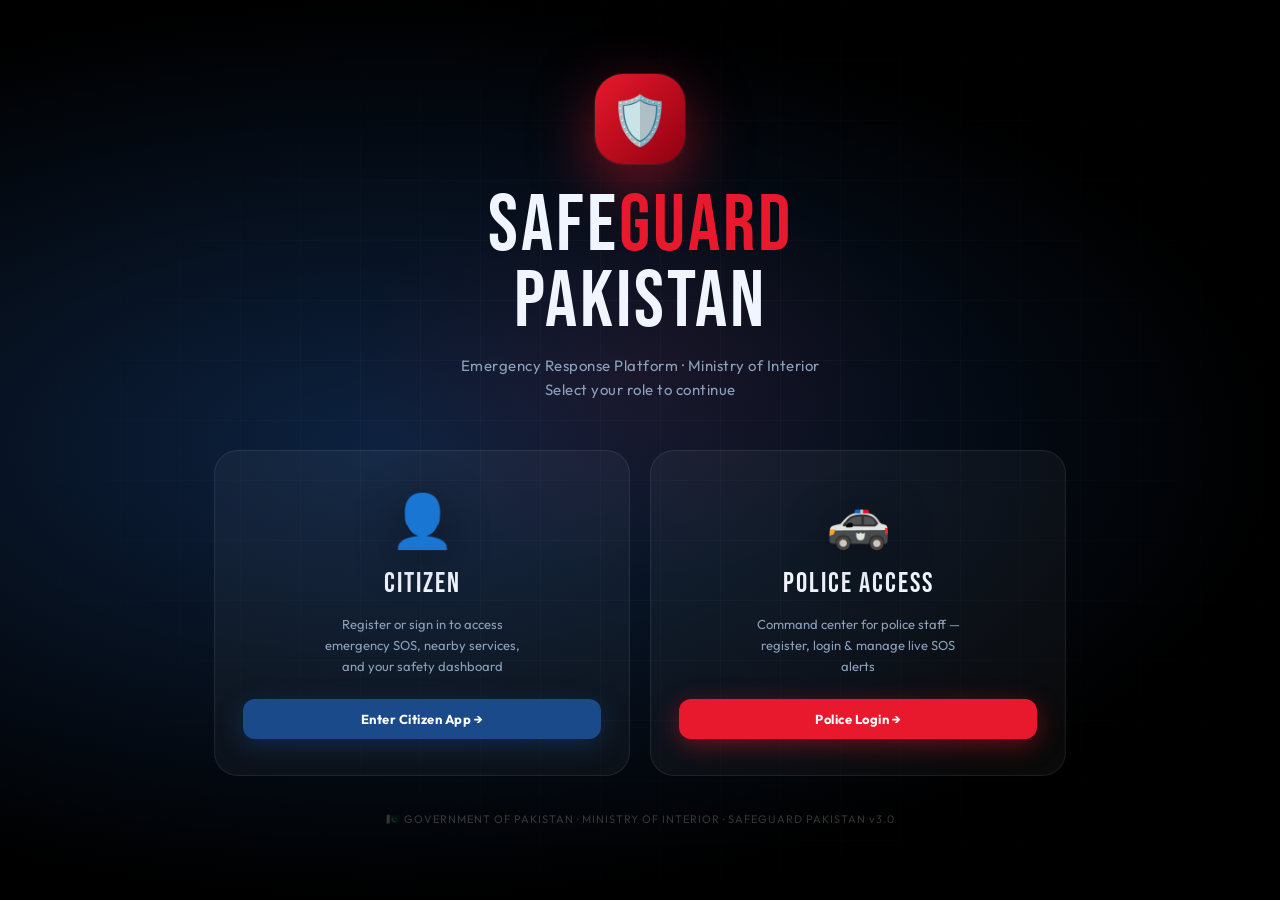
<file: index.html>
<!DOCTYPE html>
<html lang="en">
<head>
<meta charset="UTF-8">
<meta name="viewport" content="width=device-width, initial-scale=1.0">
<title>SafeGuard Pakistan | Emergency Response Platform</title>
<link href="https://fonts.googleapis.com/css2?family=Outfit:wght@300;400;500;600;700;800;900&family=JetBrains+Mono:wght@400;500;600;700&family=Bebas+Neue&display=swap" rel="stylesheet">
<link rel="stylesheet" href="styles.css">
</head>
<body>

<!-- ════════════════════════════════════
     VIEW 1 — LANDING
════════════════════════════════════ -->
<div class="view active" id="view-landing">
  <div class="landing-bg-grid"></div>
  <div class="landing-glow"></div>
  <div class="landing-inner">
    <div class="landing-logo">🛡️</div>
    <div class="landing-title">SAFE<span>GUARD</span><br>PAKISTAN</div>
    <div class="landing-sub">Emergency Response Platform · Ministry of Interior<br>Select your role to continue</div>
    <div class="landing-cards">
      <div class="role-card citizen" onclick="openCitizenAuth()">
        <div class="rc-icon">👤</div>
        <div class="rc-title">CITIZEN</div>
        <div class="rc-desc">Register or sign in to access emergency SOS, nearby services, and your safety dashboard</div>
        <button class="rc-btn citizen">Enter Citizen App →</button>
      </div>
      <div class="role-card police" onclick="enterPoliceLogin()">
        <div class="rc-icon">🚓</div>
        <div class="rc-title">POLICE ACCESS</div>
        <div class="rc-desc">Command center for police staff — register, login & manage live SOS alerts</div>
        <button class="rc-btn police">Police Login →</button>
      </div>
    </div>
    <div class="landing-footer">🇵🇰 GOVERNMENT OF PAKISTAN · MINISTRY OF INTERIOR · SAFEGUARD PAKISTAN v3.0</div>
  </div>
</div>

<!-- ════════════════════════════════════
     CITIZEN AUTH MODAL
════════════════════════════════════ -->
<div class="auth-modal-bg" id="citizen-auth-modal">
  <div class="auth-modal">
    <div class="auth-modal-header">
      <div class="amh-icon">🛡️</div>
      <div>
        <div class="amh-title">CITIZEN ACCESS</div>
        <div class="amh-sub">SafeGuard Pakistan — Ministry of Interior</div>
      </div>
    </div>
    <button class="auth-modal-close" onclick="closeCitizenAuth()">✕</button>
    <div class="auth-modal-body">
      <div class="auth-tabs">
        <div class="auth-tab active" id="c-tab-login" onclick="cSwitchAuthTab('login')">Sign In</div>
        <div class="auth-tab" id="c-tab-register" onclick="cSwitchAuthTab('register')">Register</div>
      </div>

      <!-- Login Form -->
      <div class="auth-form active" id="c-auth-login">
        <div class="auth-alert error" id="c-login-err"></div>
        <div class="auth-alert success" id="c-login-ok"></div>
        <div class="af-group">
          <label class="af-label">Phone Number</label>
          <div class="af-input-wrap">
            <span class="af-icon">📱</span>
            <input class="af-input" id="c-li-phone" type="tel" placeholder="+92 3XX XXXXXXX">
          </div>
        </div>
        <div class="af-group">
          <label class="af-label">Password</label>
          <div class="af-input-wrap">
            <span class="af-icon">🔒</span>
            <input class="af-input" id="c-li-pass" type="password" placeholder="Enter your password" onkeydown="if(event.key==='Enter')doCitizenLogin()">
            <span class="af-eye" onclick="toggleEye('c-li-pass',this)">👁️</span>
          </div>
        </div>
        <div style="text-align:right;margin-bottom:10px">
          <span style="font-size:11px;color:var(--blue3);cursor:pointer;font-weight:600" onclick="cShowMsg('c-login-ok','📨 OTP sent to your registered number')">Forgot Password?</span>
        </div>
        <button class="btn-auth-main" onclick="doCitizenLogin()">🔓 Sign In →</button>
        <div class="auth-divider">or quick access</div>
        <div class="em-access-modal" onclick="closeCitizenAuth();showView('view-citizen');document.getElementById('c-bottom-nav').style.display='flex';cGoScreen('cs-panic');cTriggerSOS();">
          <div style="font-size:20px">🚨</div>
          <div style="font-size:11px;color:var(--red3);font-weight:600;line-height:1.4">Emergency? Access SOS without signing in</div>
          <div style="font-size:15px;color:var(--red);margin-left:auto">›</div>
        </div>
      </div>

      <!-- Register Form -->
      <div class="auth-form" id="c-auth-register">
        <div class="auth-alert error" id="c-reg-err"></div>
        <div class="auth-alert success" id="c-reg-ok"></div>
        <div class="af-row">
          <div class="af-group">
            <label class="af-label">First Name</label>
            <div class="af-input-wrap">
              <span class="af-icon">👤</span>
              <input class="af-input" id="c-reg-fname" type="text" placeholder="Ahmed">
            </div>
          </div>
          <div class="af-group">
            <label class="af-label">Last Name</label>
            <div class="af-input-wrap">
              <span class="af-icon">👤</span>
              <input class="af-input" id="c-reg-lname" type="text" placeholder="Raza">
            </div>
          </div>
        </div>
        <div class="af-group">
          <label class="af-label">CNIC</label>
          <div class="af-input-wrap">
            <span class="af-icon">🪪</span>
            <input class="af-input" id="c-reg-cnic" type="text" placeholder="XXXXX-XXXXXXX-X" maxlength="15" oninput="fmtCNIC(this)">
          </div>
        </div>
        <div class="af-group">
          <label class="af-label">Phone Number</label>
          <div class="af-input-wrap">
            <span class="af-icon">📱</span>
            <input class="af-input" id="c-reg-phone" type="tel" placeholder="+92 3XX XXXXXXX">
          </div>
        </div>
        <div class="af-group">
          <label class="af-label">Password</label>
          <div class="af-input-wrap">
            <span class="af-icon">🔒</span>
            <input class="af-input" id="c-reg-pass" type="password" placeholder="Min. 8 characters" oninput="checkStrength(this,'c-str')">
            <span class="af-eye" onclick="toggleEye('c-reg-pass',this)">👁️</span>
          </div>
          <div class="af-strength" id="c-str">
            <div class="af-strength-bar"><div class="af-strength-fill" id="c-str-fill"></div></div>
            <div class="af-strength-text" id="c-str-text" style="color:var(--gray2)">Enter a password</div>
          </div>
        </div>
        <div class="af-group">
          <label class="af-label">Confirm Password</label>
          <div class="af-input-wrap">
            <span class="af-icon">🔒</span>
            <input class="af-input" id="c-reg-pass2" type="password" placeholder="Re-enter password">
            <span class="af-eye" onclick="toggleEye('c-reg-pass2',this)">👁️</span>
          </div>
        </div>
        <button class="btn-auth-main" onclick="doCitizenRegister()">📝 Create Account →</button>
      </div>
    </div>
  </div>
</div>

<!-- ════════════════════════════════════
     VIEW 2 — CITIZEN APP
════════════════════════════════════ -->
<div class="view" id="view-citizen">
  <button class="citizen-back" onclick="goLanding()">← Back</button>
  <div class="phone-frame">
    <div class="notch"></div>
    <div class="status-bar">
      <span class="sb-time" id="c-clock">9:41</span>
      <div style="display:flex;gap:5px">📶 🛜 🔋</div>
    </div>
    <div class="home-ind"></div>

    <!-- Splash -->
    <div class="cscreen active" id="cs-splash">
      <div class="splash-glow"></div>
      <div class="splash-emblem">🛡️</div>
      <div class="splash-title">SAFE<span>GUARD</span><br>PAKISTAN</div>
      <div class="splash-sub">YOUR SAFETY · ONE TAP AWAY</div>
      <div class="splash-loader"><span></span><span></span><span></span></div>
    </div>

    <!-- Home -->
    <div class="cscreen" id="cs-home">
      <div class="c-header">
        <div><div class="ch-greet">Good Morning 👋</div><div class="ch-name" id="c-user-display">Ahmed Raza</div></div>
        <div class="ch-action" onclick="cShowAlert('🔔','Notifications','No new alerts.\n\nLast alert: 3 days ago.\nAll contacts active.')">🔔<div class="notif-dot">2</div></div>
      </div>
      <div class="safe-pill">
        <div class="sp-dot"></div>
        <span class="sp-text">You are safe</span>
        <span class="sp-loc">· Karachi, PK</span>
      </div>
      <div class="sos-wrap">
        <div class="sos-rings">
          <div class="sos-ring"></div><div class="sos-ring"></div><div class="sos-ring"></div>
          <div class="sos-btn" id="c-sos-btn" onmousedown="cStartSOS()" ontouchstart="cStartSOS()" onmouseup="cCancelSOS()" ontouchend="cCancelSOS()" onmouseleave="cCancelSOS()">
            <div class="sos-label">SOS</div>
            <div class="sos-sub">HOLD</div>
          </div>
        </div>
        <div class="sos-hint">Press &amp; hold <strong style="color:var(--white)">3 seconds</strong><br>to send emergency alert</div>
      </div>
      <div class="quick-row">
        <div class="qcard" onclick="cGoScreen('cs-nearby')"><div class="qcard-icon">📍</div><div class="qcard-label">Share Location</div></div>
        <div class="qcard" onclick="cGoScreen('cs-nearby')"><div class="qcard-icon">🚓</div><div class="qcard-label">Find Police</div></div>
        <div class="qcard" onclick="cGoScreen('cs-contacts')"><div class="qcard-icon">📞</div><div class="qcard-label">Contacts</div></div>
      </div>
      <div class="sc-card" onclick="cShowAlert('🛡️','Safety Score','Your safety score is 85/100.\n\n✅ Location sharing: Active\n✅ Emergency contacts: 3 added\n✅ App updated: v3.0\n⚠️ Shake-to-alert: Not enabled')">
        <div class="sc-ring"><span class="sc-num">85</span></div>
        <div class="sc-info"><div class="sc-title">Safety Score: Good</div><div class="sc-sub">Enable shake-to-alert to reach 100%</div></div>
        <div style="font-size:15px;color:var(--gray2)">›</div>
      </div>
      <div class="sec-lbl">Nearby Services<a onclick="cGoScreen('cs-nearby')">See All →</a></div>
      <div class="nearby-scroll">
        <div class="ncard" onclick="cShowAlert('🚓','Saddar Police Station','M.A. Jinnah Road, Karachi\nPhone: 021-35601010\nDistance: 0.8 km\nStatus: Active ✅')"><div class="nc-icon">🚓</div><div class="nc-name">Saddar Police</div><div class="nc-dist">0.8 km</div><div class="nc-type">Police Station</div></div>
        <div class="ncard" onclick="cShowAlert('🏥','Civil Hospital','Boulton Road, Karachi\nPhone: 021-99215740\nDistance: 1.2 km\nEmergency: Active ✅')"><div class="nc-icon">🏥</div><div class="nc-name">Civil Hospital</div><div class="nc-dist">1.2 km</div><div class="nc-type">Hospital</div></div>
        <div class="ncard" onclick="cShowAlert('🚑','Edhi Centre','Saddar, Karachi\nPhone: 115\nDistance: 1.8 km')"><div class="nc-icon">🚑</div><div class="nc-name">Edhi Centre</div><div class="nc-dist">1.8 km</div><div class="nc-type">Ambulance</div></div>
        <div class="ncard" onclick="cShowAlert('🔒','Rangers Checkpoint','M.A. Jinnah Road\nDistance: 2.4 km\nManned 24/7 ✅')"><div class="nc-icon">🔒</div><div class="nc-name">Rangers Post</div><div class="nc-dist">2.4 km</div><div class="nc-type">Checkpoint</div></div>
      </div>
    </div>

    <!-- Panic -->
    <div class="cscreen" id="cs-panic">
      <div class="panic-hdr">
        <div class="ph-row"><div class="ph-badge"><div class="ph-bdot"></div>EMERGENCY ACTIVE</div><button class="ph-cancel" onclick="cCancelAlert()">✕ Cancel</button></div>
        <div class="ph-title">🚨 Alert Sent!</div>
        <div class="ph-sub">Police &amp; contacts notified • Sharing location</div>
      </div>
      <div class="panic-map">
        <div class="map-grid-overlay"></div>
        <svg style="position:absolute;inset:0;width:100%;height:100%;opacity:.12" viewBox="0 0 350 220"><line x1="0" y1="110" x2="350" y2="110" stroke="#1fd45a" stroke-width="2"/><line x1="175" y1="0" x2="175" y2="220" stroke="#1fd45a" stroke-width="2"/></svg>
        <div class="map-route-line"></div>
        <div class="map-police-pin"><div class="police-dot">🚓</div></div>
        <div class="map-pin-user"><div class="map-user-dot">📍</div></div>
        <div class="map-eta">
          <div><div style="font-size:9px;color:var(--gray1);letter-spacing:1px">POLICE ETA</div><div style="display:flex;align-items:baseline;gap:3px"><span class="eta-val" id="c-eta">4</span><span class="eta-unit">min</span></div></div>
          <div style="width:1px;height:28px;background:var(--gray3)"></div>
          <div><div style="font-size:9px;color:var(--gray1)">UNIT</div><div style="font-size:12px;font-weight:700;color:var(--white)">SGD-041</div></div>
        </div>
      </div>
      <div class="panic-actions">
        <button class="pa-btn pa-call" onclick="cToast('📞 Calling Police 15...')"><span class="pa-icon">📞</span><span class="pa-lbl">CALL 15</span></button>
        <button class="pa-btn pa-video" onclick="cToast('🎥 Starting live stream...')"><span class="pa-icon">🎥</span><span class="pa-lbl">LIVE VIDEO</span></button>
        <button class="pa-btn pa-share" onclick="cToast('📤 Location shared!')"><span class="pa-icon">📤</span><span class="pa-lbl">SHARE LOC</span></button>
        <button class="pa-btn pa-contacts" onclick="cGoScreen('cs-contacts')"><span class="pa-icon">👥</span><span class="pa-lbl">CONTACTS</span></button>
      </div>
    </div>

    <!-- Contacts -->
    <div class="cscreen" id="cs-contacts">
      <div class="c-header"><div><div class="ch-greet">Emergency</div><div class="ch-name">Contacts</div></div><div class="ch-action" onclick="cToast('➕ Add contact opening...')">➕</div></div>
      <div class="cont-list">
        <div class="cont-card"><div class="cont-av av-r">A</div><div class="cont-info"><div class="ci-name">Ahmed (Father)</div><div class="ci-rel">🏠 Family</div><div class="ci-num">+92 300 1234567</div></div><div class="ca-btns"><div class="ca-btn ca-call" onclick="cToast('📞 Calling Ahmed...')">📞</div><div class="ca-btn ca-del" onclick="cToast('🗑️ Removed')">🗑️</div></div></div>
        <div class="cont-card"><div class="cont-av av-b">Z</div><div class="cont-info"><div class="ci-name">Zara Malik</div><div class="ci-rel">👫 Friend</div><div class="ci-num">+92 321 9876543</div></div><div class="ca-btns"><div class="ca-btn ca-call" onclick="cToast('📞 Calling Zara...')">📞</div><div class="ca-btn ca-del" onclick="cToast('🗑️ Removed')">🗑️</div></div></div>
        <div class="cont-card"><div class="cont-av av-g">K</div><div class="cont-info"><div class="ci-name">Uncle Kamran</div><div class="ci-rel">🛡️ Guardian</div><div class="ci-num">+92 333 5551234</div></div><div class="ca-btns"><div class="ca-btn ca-call" onclick="cToast('📞 Calling Kamran...')">📞</div><div class="ca-btn ca-del" onclick="cToast('🗑️ Removed')">🗑️</div></div></div>
        <div class="cont-card"><div class="cont-av av-y">S</div><div class="cont-info"><div class="ci-name">Sara (Sister)</div><div class="ci-rel">👩‍👧 Family</div><div class="ci-num">+92 311 4445678</div></div><div class="ca-btns"><div class="ca-btn ca-call" onclick="cToast('📞 Calling Sara...')">📞</div><div class="ca-btn ca-del" onclick="cToast('🗑️ Removed')">🗑️</div></div></div>
        <div class="add-cont-btn" onclick="cToast('➕ Add contact...')">➕ &nbsp;Add Emergency Contact</div>
      </div>
    </div>

    <!-- Nearby -->
    <div class="cscreen" id="cs-nearby">
      <div class="c-header"><div><div class="ch-greet">Near You</div><div class="ch-name">Safe Places</div></div><div class="ch-action" onclick="cToast('🗺️ Full map view...')">🗺️</div></div>
      <div class="search-bar-c"><span style="font-size:16px">🔍</span><input class="sbc-input" placeholder="Search police, hospitals…"></div>
      <div class="nearby-map-view">
        <div class="nearby-map-grid"></div>
        <div class="map-place" style="top:28%;left:22%" onclick="cToast('🚓 Saddar Police — 0.8km')">🚓</div>
        <div class="map-place" style="top:55%;left:62%" onclick="cToast('🏥 Civil Hospital — 1.2km')">🏥</div>
        <div class="map-place" style="top:20%;left:65%" onclick="cToast('🚑 Edhi Centre — 1.8km')">🚑</div>
        <div class="user-dot"></div>
      </div>
      <div class="nearby-list-c">
        <div class="ni-c"><div class="nic-icon nic-p">🚓</div><div class="nic-info"><div class="nic-name">Saddar Police Station</div><div class="nic-addr">M.A. Jinnah Road, Karachi</div></div><div><div class="nic-dist">0.8</div><div class="nic-km">km</div></div></div>
        <div class="ni-c"><div class="nic-icon nic-h">🏥</div><div class="nic-info"><div class="nic-name">Civil Hospital Karachi</div><div class="nic-addr">Boulton Road, Karachi</div></div><div><div class="nic-dist">1.2</div><div class="nic-km">km</div></div></div>
        <div class="ni-c"><div class="nic-icon nic-r">🚑</div><div class="nic-info"><div class="nic-name">Edhi Ambulance Centre</div><div class="nic-addr">Saddar, Karachi</div></div><div><div class="nic-dist">1.8</div><div class="nic-km">km</div></div></div>
      </div>
    </div>

    <!-- Profile -->
    <div class="cscreen" id="cs-profile">
      <div class="c-header"><div><div class="ch-greet">My Account</div><div class="ch-name">Profile</div></div><div class="ch-action" onclick="cToast('✏️ Edit profile...')">✏️</div></div>
      <div class="prof-hero"><div class="prof-pic" id="c-prof-pic">AR</div><div><div class="pp-name" id="c-prof-name">Ahmed Raza</div><div class="pp-cnic" id="c-prof-cnic">42201-1234567-1</div><div class="pp-badge">✅ NADRA Verified</div></div></div>
      <div class="sett-sec">
        <div class="sett-sec-title">Safety Features</div>
        <div class="sett-item"><div class="si-ico" style="background:rgba(232,25,44,.15)">📳</div><div class="si-txt"><div class="si-title">Shake to Alert</div><div class="si-sub">Shake to trigger SOS</div></div><div class="toggle on" onclick="cFlipToggle(this)"><div class="tgl-dot"></div></div></div>
        <div class="sett-item"><div class="si-ico" style="background:rgba(31,212,90,.12)">🎙️</div><div class="si-txt"><div class="si-title">Voice Distress AI</div><div class="si-sub">Auto-SOS on keywords</div></div><div class="toggle on" onclick="cFlipToggle(this)"><div class="tgl-dot"></div></div></div>
        <div class="sett-item"><div class="si-ico" style="background:rgba(26,74,138,.2)">🔒</div><div class="si-txt"><div class="si-title">Lock Screen SOS</div><div class="si-sub">Alert without unlocking</div></div><div class="toggle on" onclick="cFlipToggle(this)"><div class="tgl-dot"></div></div></div>
        <div class="sett-item"><div class="si-ico" style="background:rgba(245,200,66,.1)">📍</div><div class="si-txt"><div class="si-title">Always Share Location</div><div class="si-sub">Live GPS to contacts</div></div><div class="toggle off" onclick="cFlipToggle(this)"><div class="tgl-dot"></div></div></div>
      </div>
      <div class="sett-sec" style="margin-top:14px">
        <div class="sett-sec-title">Account</div>
        <div class="sett-item" onclick="cToast('📱 Change phone number...')"><div class="si-ico" style="background:rgba(26,74,138,.2)">📱</div><div class="si-txt"><div class="si-title">Phone Number</div><div class="si-sub" id="c-prof-phone">+92 300 1234567</div></div><div class="si-arr">›</div></div>
        <div class="sett-item" onclick="cToast('🔑 Change password...')"><div class="si-ico" style="background:rgba(232,25,44,.12)">🔑</div><div class="si-txt"><div class="si-title">Change Password</div><div class="si-sub">Last changed today</div></div><div class="si-arr">›</div></div>
        <div class="sett-item" onclick="cNavTo('contacts')"><div class="si-ico" style="background:rgba(31,212,90,.1)">👥</div><div class="si-txt"><div class="si-title">Emergency Contacts</div><div class="si-sub">4 contacts added</div></div><div class="si-arr">›</div></div>
      </div>
      <div class="logout-btn" onclick="cDoLogout()">🚪 &nbsp;Sign Out</div>
      <div style="height:28px"></div>
    </div>

    <!-- Bottom Nav -->
    <div class="c-bottom-nav" id="c-bottom-nav" style="display:none">
      <div class="c-nav-btn active" id="c-nav-home" onclick="cNavTo('home')"><span class="c-nav-icon">🏠</span><span class="c-nav-label">Home</span></div>
      <div class="c-nav-btn" id="c-nav-nearby" onclick="cNavTo('nearby')"><span class="c-nav-icon">📍</span><span class="c-nav-label">Nearby</span></div>
      <div class="c-nav-btn" id="c-nav-sos" onclick="cTriggerSOS()"><span class="c-nav-icon" style="font-size:30px">🔴</span><span class="c-nav-label" style="color:var(--red)">SOS</span></div>
      <div class="c-nav-btn" id="c-nav-contacts" onclick="cNavTo('contacts')"><span class="c-nav-icon">👥</span><span class="c-nav-label">Contacts</span></div>
      <div class="c-nav-btn" id="c-nav-profile" onclick="cNavTo('profile')"><span class="c-nav-icon">👤</span><span class="c-nav-label">Profile</span></div>
    </div>

    <!-- Alert Overlay -->
    <div class="c-alert-overlay" id="c-alert-overlay">
      <div class="cao-icon" id="cao-icon">💬</div>
      <div class="cao-title" id="cao-title">Notice</div>
      <div class="cao-sub" id="cao-sub"></div>
      <button class="cao-btn" id="cao-btn" onclick="cCloseAlert()">OK</button>
      <button class="cao-btn-sec" id="cao-btn-sec" onclick="cCloseAlert()" style="display:none">Close</button>
    </div>
    <div class="c-toast" id="c-toast"><span id="c-toast-msg"></span></div>
  </div>
</div>

<!-- ════════════════════════════════════
     VIEW 3 — POLICE LOGIN
════════════════════════════════════ -->
<div class="view" id="view-police-login">
  <div class="landing-bg-grid"></div>
  <div class="police-login-card">
    <div class="plc-header">
      <div class="plc-emblem">🚓</div>
      <div class="plc-title">POLICE ACCESS</div>
      <div class="plc-sub">SafeGuard Pakistan Command Center</div>
    </div>
    <div class="plc-tabs">
      <div class="plc-tab active" id="p-tab-login" onclick="pSwitchTab('login')">Sign In</div>
      <div class="plc-tab" id="p-tab-register" onclick="pSwitchTab('register')">Register Officer</div>
    </div>

    <!-- Police Login -->
    <div class="plc-form active" id="p-form-login">
      <div class="plc-alert error" id="p-login-err"></div>
      <div class="plc-alert success" id="p-login-ok"></div>
      <div class="plc-field">
        <label class="plc-label">Email / Username</label>
        <div class="plc-input-wrap">
          <span class="plc-input-icon">📧</span>
          <input class="plc-input" type="text" id="plc-user" placeholder="officer@safeguard.pk" onkeydown="if(event.key==='Enter')doPoliceLogin()">
        </div>
      </div>
      <div class="plc-field">
        <label class="plc-label">Password</label>
        <div class="plc-input-wrap">
          <span class="plc-input-icon">🔒</span>
          <input class="plc-input" type="password" id="plc-pass" placeholder="Enter password" onkeydown="if(event.key==='Enter')doPoliceLogin()">
          <span class="plc-input-eye" onclick="toggleEye('plc-pass',this)">👁️</span>
        </div>
      </div>
      <div style="background:rgba(232,25,44,.07);border:1px solid rgba(232,25,44,.2);border-radius:10px;padding:12px 14px;margin-bottom:16px;">
        <div style="font-size:10px;font-weight:700;color:var(--red3);letter-spacing:1px;text-transform:uppercase;margin-bottom:8px;">🔑 Demo Credentials — Click to Fill</div>
        <div style="font-size:11px;color:var(--gray1);cursor:pointer;padding:4px 0;border-bottom:1px solid rgba(255,255,255,.05)" onclick="fillCreds('admin@safeguard.pk','SG-Admin#2025')">Super Admin · <span style="color:var(--blue3)">admin@safeguard.pk → click</span></div>
        <div style="font-size:11px;color:var(--gray1);cursor:pointer;padding:4px 0;border-bottom:1px solid rgba(255,255,255,.05)" onclick="fillCreds('operator@safeguard.pk','Police@123')">Police Operator · <span style="color:var(--blue3)">operator@safeguard.pk → click</span></div>
        <div style="font-size:11px;color:var(--gray1);cursor:pointer;padding:4px 0" onclick="fillCreds('dispatch@safeguard.pk','Dispatch#786')">Dispatch Officer · <span style="color:var(--blue3)">dispatch@safeguard.pk → click</span></div>
      </div>
      <button class="btn-police-main" onclick="doPoliceLogin()">🚓 Access Command Center</button>
      <button class="btn-police-back" onclick="goLanding()">← Back to Role Selection</button>
    </div>

    <!-- Police Register -->
    <div class="plc-form" id="p-form-register">
      <div class="plc-alert error" id="p-reg-err"></div>
      <div class="plc-alert success" id="p-reg-ok"></div>
      <div class="plc-row">
        <div class="plc-field">
          <label class="plc-label">First Name</label>
          <div class="plc-input-wrap">
            <span class="plc-input-icon">👮</span>
            <input class="plc-input" id="p-reg-fname" type="text" placeholder="First Name">
          </div>
        </div>
        <div class="plc-field">
          <label class="plc-label">Last Name</label>
          <div class="plc-input-wrap">
            <span class="plc-input-icon">👮</span>
            <input class="plc-input" id="p-reg-lname" type="text" placeholder="Last Name">
          </div>
        </div>
      </div>
      <div class="plc-field">
        <label class="plc-label">Badge / Officer ID</label>
        <div class="plc-input-wrap">
          <span class="plc-input-icon">🪪</span>
          <input class="plc-input" id="p-reg-badge" type="text" placeholder="SGD-XXX or Badge No.">
        </div>
      </div>
      <div class="plc-field">
        <label class="plc-label">Rank</label>
        <div class="plc-input-wrap">
          <span class="plc-input-icon">⭐</span>
          <select class="plc-input" id="p-reg-rank" style="padding-left:40px;cursor:pointer;">
            <option value="">Select Rank</option>
            <option>Constable</option>
            <option>Head Constable</option>
            <option>ASI (Asst. Sub-Inspector)</option>
            <option>SI (Sub-Inspector)</option>
            <option>Inspector</option>
            <option>DSP (Dy. Superintendent)</option>
            <option>SP (Superintendent)</option>
            <option>Dispatch Officer</option>
            <option>Super Admin</option>
          </select>
        </div>
      </div>
      <div class="plc-field">
        <label class="plc-label">Official Email</label>
        <div class="plc-input-wrap">
          <span class="plc-input-icon">📧</span>
          <input class="plc-input" id="p-reg-email" type="email" placeholder="officer@safeguard.pk">
        </div>
      </div>
      <div class="plc-field">
        <label class="plc-label">Password</label>
        <div class="plc-input-wrap">
          <span class="plc-input-icon">🔒</span>
          <input class="plc-input" id="p-reg-pass" type="password" placeholder="Min. 8 characters" oninput="checkStrength(this,'p-str')">
          <span class="plc-input-eye" onclick="toggleEye('p-reg-pass',this)">👁️</span>
        </div>
        <div class="af-strength" id="p-str" style="margin-top:6px">
          <div class="af-strength-bar"><div class="af-strength-fill" id="p-str-fill"></div></div>
          <div class="af-strength-text" id="p-str-text" style="color:var(--gray2)">Enter a password</div>
        </div>
      </div>
      <div class="plc-field">
        <label class="plc-label">Confirm Password</label>
        <div class="plc-input-wrap">
          <span class="plc-input-icon">🔒</span>
          <input class="plc-input" id="p-reg-pass2" type="password" placeholder="Re-enter password">
          <span class="plc-input-eye" onclick="toggleEye('p-reg-pass2',this)">👁️</span>
        </div>
      </div>
      <button class="btn-police-main" onclick="doPoliceRegister()">📝 Register Officer →</button>
    </div>
  </div>
</div>

<!-- ════════════════════════════════════
     VIEW 4 — POLICE DASHBOARD
════════════════════════════════════ -->
<div class="view" id="view-police-dashboard">
  <div class="alert-flash-overlay" id="alert-flash"></div>

  <!-- Sidebar -->
  <div class="pd-sidebar">
    <div class="pds-logo">🛡️</div>
    <div class="pds-btn active" id="sb-overview" onclick="pdSection('overview')">
      📊<div class="pds-tooltip">Overview</div>
      <div class="pds-badge" id="alert-badge">0</div>
    </div>
    <div class="pds-btn" id="sb-map" onclick="pdSection('map')">
      🗺️<div class="pds-tooltip">Live Map</div>
    </div>
    <div class="pds-btn" id="sb-logs" onclick="pdSection('logs')">
      📋<div class="pds-tooltip">Incident Logs</div>
    </div>
    <div class="pds-btn" id="sb-officers" onclick="pdSection('officers')">
      👮<div class="pds-tooltip">Officers</div>
    </div>
    <div class="pds-divider"></div>
    <div class="pds-btn" onclick="pdToast('⚙️ Settings panel opening...')">⚙️<div class="pds-tooltip">Settings</div></div>
    <div class="pds-btn" onclick="exportLogs()">📤<div class="pds-tooltip">Export Logs</div></div>
    <div class="pds-logout" onclick="doPoliceLogout()">🚪<div class="pds-tooltip">Logout</div></div>
  </div>

  <!-- Main Content -->
  <div class="pd-main">
    <!-- Top Bar -->
    <div class="pd-topbar">
      <div class="ptb-section-name" id="pd-section-title">OVERVIEW</div>
      <div class="ptb-alert-flash">
        <div class="ptb-af-dot"></div>
        <span class="ptb-af-text" id="pd-system-status">SYSTEM ACTIVE</span>
      </div>
      <div class="ptb-spacer"></div>
      <div class="pd-search-wrap">
        <span style="font-size:13px">🔍</span>
        <input class="pd-search-input" id="pd-search" placeholder="Search alerts, citizens…" oninput="pdSearch(this.value)">
      </div>
      <div class="ptb-clock" id="pd-clock">00:00:00</div>
      <div class="ptb-officer">
        <div class="ptb-av" id="ptb-av">A</div>
        <div><div class="ptb-name" id="ptb-name">Loading…</div><div class="ptb-role" id="ptb-role">Officer</div></div>
      </div>
    </div>

    <!-- OVERVIEW -->
    <div class="pd-section active" id="pds-overview">
      <div class="pd-body">
        <!-- Stats -->
        <div class="stats-grid">
          <div class="stat-card-p s-red">
            <div class="scp-bg">🚨</div><div class="scp-icon">🚨</div>
            <div class="scp-val" id="stat-active">0</div>
            <div class="scp-label">Active Alerts</div>
            <div class="scp-change text-red" id="stat-active-ch">↑ Live</div>
          </div>
          <div class="stat-card-p s-green">
            <div class="scp-bg">✅</div><div class="scp-icon">✅</div>
            <div class="scp-val" id="stat-resolved">12</div>
            <div class="scp-label">Resolved Today</div>
            <div class="scp-change text-green">↑ 34% faster</div>
          </div>
          <div class="stat-card-p s-blue">
            <div class="scp-bg">🚓</div><div class="scp-icon">🚓</div>
            <div class="scp-val">6</div>
            <div class="scp-label">Units On Patrol</div>
            <div class="scp-change text-cyan">3 responding</div>
          </div>
          <div class="stat-card-p s-gold">
            <div class="scp-bg">⚡</div><div class="scp-icon">⚡</div>
            <div class="scp-val" id="stat-response">4.2m</div>
            <div class="scp-label">Avg Response Time</div>
            <div class="scp-change text-gold">Best this month</div>
          </div>
        </div>

        <!-- Main Grid -->
        <div class="ov-grid">
          <!-- LEFT: Alert Panel -->
          <div class="alert-panel">
            <div class="panel-header">
              <div class="panel-title"><div class="panel-title-dot"></div>LIVE ALERTS</div>
              <div class="panel-actions">
                <button class="panel-btn" onclick="filterAlerts(null)">All</button>
                <button class="panel-btn" onclick="filterAlerts('Pending')">Pending</button>
                <button class="panel-btn" onclick="filterAlerts('Dispatched')">Active</button>
                <button class="panel-btn red" onclick="simulateNewAlert()">+ Simulate SOS</button>
              </div>
            </div>
            <div class="alerts-list" id="alerts-list">
              <div class="alerts-empty">
                <div>📡</div>
                <div>No alerts yet. Send SOS from Citizen app or click Simulate SOS.</div>
              </div>
            </div>
          </div>

          <!-- RIGHT: Map + Units -->
          <div class="right-panel">
            <div class="pd-map">
              <div class="pd-map-grid"></div>
              <svg style="position:absolute;inset:0;width:100%;height:100%;opacity:.08" viewBox="0 0 340 180"><line x1="0" y1="90" x2="340" y2="90" stroke="#1fd45a" stroke-width="2"/><line x1="170" y1="0" x2="170" y2="180" stroke="#1fd45a" stroke-width="2"/><line x1="85" y1="0" x2="85" y2="180" stroke="#1fd45a" stroke-width="1"/><line x1="255" y1="0" x2="255" y2="180" stroke="#1fd45a" stroke-width="1"/></svg>
              <div class="pd-map-title">LIVE MAP — KARACHI</div>
              <div class="map-unit-pin" style="top:22%;left:26%" title="SGD-041">🚓</div>
              <div class="map-unit-pin" style="top:58%;left:64%" title="SGD-078">🚓</div>
              <div class="map-unit-pin" style="top:36%;left:78%" title="SGD-023">🚓</div>
              <div id="map-alert-pins"></div>
              <div class="map-legend">
                <div class="ml-item"><div class="ml-dot" style="background:var(--red)"></div>Alert</div>
                <div class="ml-item"><div class="ml-dot" style="background:var(--blue)"></div>Unit</div>
              </div>
            </div>
            <div class="units-panel">
              <div class="panel-title"><div class="panel-title-dot" style="background:var(--green)"></div>ACTIVE UNITS</div>
              <div class="units-list">
                <div class="unit-card"><div class="unit-status-dot usd-responding"></div><div class="unit-id">SGD-041</div><div class="unit-info"><div class="unit-officer">SI Ahmed Khan</div><div class="unit-status">Responding</div></div><div class="unit-eta">ETA 4m</div></div>
                <div class="unit-card"><div class="unit-status-dot usd-standby"></div><div class="unit-id">SGD-078</div><div class="unit-info"><div class="unit-officer">ASI Bilal Raza</div><div class="unit-status">Standby — Saddar</div></div><div class="unit-eta" style="color:var(--gold)">Ready</div></div>
                <div class="unit-card"><div class="unit-status-dot usd-available"></div><div class="unit-id">SGD-023</div><div class="unit-info"><div class="unit-officer">Cst. Kamran Ali</div><div class="unit-status">Available — DHA</div></div><div class="unit-eta" style="color:var(--green)">Free</div></div>
                <div class="unit-card"><div class="unit-status-dot usd-responding"></div><div class="unit-id">SGD-055</div><div class="unit-info"><div class="unit-officer">SI Farrukh Naz</div><div class="unit-status">Responding</div></div><div class="unit-eta">ETA 7m</div></div>
                <div class="unit-card"><div class="unit-status-dot usd-standby"></div><div class="unit-id">SGD-090</div><div class="unit-info"><div class="unit-officer">ASI Sana Mir</div><div class="unit-status">Standby — SITE</div></div><div class="unit-eta" style="color:var(--gold)">Ready</div></div>
              </div>
            </div>
          </div>
        </div>
      </div>
    </div>

    <!-- LIVE MAP -->
    <div class="pd-section" id="pds-map">
      <div class="fullmap-wrap">
        <div class="fullmap-grid"></div>
        <svg style="position:absolute;inset:0;width:100%;height:100%;opacity:.07" viewBox="0 0 1200 700">
          <line x1="0" y1="350" x2="1200" y2="350" stroke="#1fd45a" stroke-width="2"/><line x1="600" y1="0" x2="600" y2="700" stroke="#1fd45a" stroke-width="2"/>
          <line x1="0" y1="175" x2="1200" y2="175" stroke="#1fd45a" stroke-width="1"/><line x1="0" y1="525" x2="1200" y2="525" stroke="#1fd45a" stroke-width="1"/>
          <line x1="300" y1="0" x2="300" y2="700" stroke="#1fd45a" stroke-width="1"/><line x1="900" y1="0" x2="900" y2="700" stroke="#1fd45a" stroke-width="1"/>
          <text x="10" y="30" fill="rgba(255,255,255,.15)" font-size="11" font-family="JetBrains Mono">KARACHI CENTRAL</text>
          <text x="320" y="30" fill="rgba(255,255,255,.15)" font-size="11" font-family="JetBrains Mono">SADDAR ZONE</text>
          <text x="620" y="30" fill="rgba(255,255,255,.15)" font-size="11" font-family="JetBrains Mono">EAST ZONE</text>
          <text x="920" y="30" fill="rgba(255,255,255,.15)" font-size="11" font-family="JetBrains Mono">CLIFTON ZONE</text>
          <text x="10" y="370" fill="rgba(255,255,255,.15)" font-size="11" font-family="JetBrains Mono">SITE AREA</text>
          <text x="320" y="370" fill="rgba(255,255,255,.15)" font-size="11" font-family="JetBrains Mono">GULSHAN</text>
          <text x="620" y="370" fill="rgba(255,255,255,.15)" font-size="11" font-family="JetBrains Mono">MALIR</text>
          <text x="920" y="370" fill="rgba(255,255,255,.15)" font-size="11" font-family="JetBrains Mono">DHA / DEFENCE</text>
        </svg>
        <div class="heat-blob" style="width:200px;height:200px;background:rgba(232,25,44,.15);top:10%;left:25%;"></div>
        <div class="heat-blob" style="width:150px;height:150px;background:rgba(232,25,44,.1);top:50%;left:55%;"></div>
        <div class="heat-blob" style="width:100px;height:100px;background:rgba(245,200,66,.12);top:30%;left:70%;"></div>
        <div style="position:absolute;top:20%;left:28%;font-size:20px;cursor:pointer" onclick="pdToast('🚓 SGD-041 — Responding')">🚓</div>
        <div style="position:absolute;top:60%;left:62%;font-size:20px;cursor:pointer" onclick="pdToast('🚓 SGD-078 — Standby')">🚓</div>
        <div style="position:absolute;top:35%;left:82%;font-size:20px;cursor:pointer" onclick="pdToast('🚓 SGD-023 — Available')">🚓</div>
        <div style="position:absolute;top:70%;left:18%;font-size:20px;cursor:pointer" onclick="pdToast('🚓 SGD-055 — Responding')">🚓</div>
        <div id="fullmap-pins"></div>
        <div class="fullmap-controls">
          <div class="fmc-btn" onclick="pdToast('🔍 Zoom in')">+</div>
          <div class="fmc-btn" onclick="pdToast('🔍 Zoom out')">−</div>
          <div class="fmc-btn" onclick="pdToast('📍 Centered')">⊕</div>
          <div class="fmc-btn" onclick="pdToast('🔥 Heatmap toggled')">🔥</div>
        </div>
        <div class="fullmap-legend">
          <div class="fml-title">Map Legend</div>
          <div class="fml-item"><div class="fml-dot" style="background:var(--red)"></div>Active SOS</div>
          <div class="fml-item"><div class="fml-dot" style="background:var(--gold)"></div>Pending</div>
          <div class="fml-item"><div class="fml-dot" style="background:var(--green)"></div>Resolved</div>
          <div class="fml-item"><div class="fml-dot" style="background:var(--blue3)"></div>Police Unit</div>
          <div class="fml-item"><div class="fml-dot" style="background:rgba(232,25,44,.4)"></div>Heat Zone</div>
        </div>
      </div>
    </div>

    <!-- INCIDENT LOGS -->
    <div class="pd-section" id="pds-logs">
      <div class="logs-wrap">
        <div class="logs-header">
          <div class="logs-filters">
            <button class="lf-btn active" onclick="logFilter('all',this)">All</button>
            <button class="lf-btn" onclick="logFilter('high',this)">🔴 High</button>
            <button class="lf-btn" onclick="logFilter('medium',this)">🟡 Medium</button>
            <button class="lf-btn" onclick="logFilter('resolved',this)">✅ Resolved</button>
          </div>
          <div style="display:flex;gap:8px;align-items:center;flex-wrap:wrap">
            <div class="logs-search"><span style="font-size:14px">🔍</span><input class="ls-input" placeholder="Search logs…" oninput="logSearch(this.value)"></div>
            <button class="panel-btn" onclick="exportLogs()">📤 Export CSV</button>
          </div>
        </div>
        <div class="logs-table-wrap">
          <table class="logs-table">
            <thead>
              <tr><th>Incident ID</th><th>Date &amp; Time</th><th>Citizen</th><th>Location</th><th>Priority</th><th>Officer</th><th>Response</th><th>Status</th></tr>
            </thead>
            <tbody id="logs-tbody"></tbody>
          </table>
        </div>
      </div>
    </div>

    <!-- OFFICERS -->
    <div class="pd-section" id="pds-officers">
      <div class="officers-wrap">
        <div class="officers-grid" id="officers-grid"></div>
      </div>
    </div>
  </div>
</div>

<!-- Global Police Notifications -->
<div class="police-notif" id="police-notif"></div>
<div class="police-toast" id="police-toast"></div>
<div class="session-warning" id="session-warning">
  ⏱️ Session expires in <strong id="session-countdown">5:00</strong> —
  <span style="cursor:pointer;text-decoration:underline" onclick="resetSession()">Stay logged in</span>
</div>

<script src="script.js"></script>
</body>
</html>
</file>
<file: styles.css>
/* ── RESET & ROOT ── */
:root {
  --navy:   #05101f;
  --navy2:  #0a1c30;
  --navy3:  #102540;
  --navy4:  #162e4a;
  --blue:   #1a4a8a;
  --blue2:  #2060b0;
  --blue3:  #3a80d0;
  --red:    #e8192c;
  --red2:   #ff3347;
  --red3:   #ff6070;
  --green:  #1fd45a;
  --green2: #14a845;
  --gold:   #f5c842;
  --gold2:  #ffdc70;
  --cyan:   #00d4ff;
  --orange: #ff8c00;
  --white:  #f0f5ff;
  --gray1:  #8ba0bb;
  --gray2:  #3a4f66;
  --gray3:  #1e3048;
}
*{margin:0;padding:0;box-sizing:border-box;-webkit-tap-highlight-color:transparent;}
html,body{width:100%;height:100%;overflow:hidden;font-family:'Outfit',sans-serif;background:#000;}

/* ── VIEW SYSTEM ── */
.view{position:fixed;inset:0;display:none;overflow:hidden;}
.view.active{display:flex;}

/* ── SHARED UTILS ── */
.flex{display:flex;} .col{flex-direction:column;} .center{align-items:center;justify-content:center;}
.flex1{flex:1;} .gap4{gap:4px;} .gap8{gap:8px;} .gap12{gap:12px;} .gap16{gap:16px;} .gap20{gap:20px;}
.text-red{color:var(--red);} .text-green{color:var(--green);} .text-gold{color:var(--gold);}
.text-cyan{color:var(--cyan);} .text-gray{color:var(--gray1);} .text-white{color:var(--white);}
.fw7{font-weight:700;} .fw8{font-weight:800;} .fw9{font-weight:900;}
.mono{font-family:'JetBrains Mono';}
.bebas{font-family:'Bebas Neue';}
@keyframes fade-up{from{opacity:0;transform:translateY(16px)}to{opacity:1;transform:translateY(0)}}
@keyframes blink{0%,100%{opacity:1}50%{opacity:.3}}
@keyframes pulse{0%,100%{transform:scale(1)}50%{transform:scale(1.05)}}
@keyframes spin{to{transform:rotate(360deg)}}
@keyframes slide-in-right{from{transform:translateX(100%);opacity:0}to{transform:translateX(0);opacity:1}}
@keyframes glow-red{0%,100%{box-shadow:0 0 20px rgba(232,25,44,.3)}50%{box-shadow:0 0 40px rgba(232,25,44,.7)}}
@keyframes breathe-slow{0%,100%{opacity:.6;transform:translateX(-50%) scale(1)}50%{opacity:1;transform:translateX(-50%) scale(1.1)}}
@keyframes border-flow{0%{background-position:0%}100%{background-position:200%}}
@keyframes sos-pulse{0%,100%{border-color:rgba(232,25,44,.15);transform:scale(1);}50%{border-color:rgba(232,25,44,.45);transform:scale(1.04);}}
@keyframes pin-pulse{0%,100%{box-shadow:0 0 0 10px rgba(232,25,44,.18),0 0 0 20px rgba(232,25,44,.08);}50%{box-shadow:0 0 0 16px rgba(232,25,44,.22),0 0 0 32px rgba(232,25,44,.1);}}
@keyframes card-slide-in{from{opacity:0;transform:translateX(-20px)}to{opacity:1;transform:translateX(0)}}
@keyframes panic-hdr-flash{0%,100%{background:#a0000f}50%{background:#e8192c}}
@keyframes flash-anim{0%,100%{opacity:0}20%,60%{opacity:1}40%,80%{opacity:.5}}

/* ════════════════════════════════════
   LANDING VIEW
════════════════════════════════════ */
#view-landing{
  background:radial-gradient(ellipse at 30% 50%,#0d2240 0%,#000 70%);
  align-items:center;justify-content:center;flex-direction:column;
}
.landing-bg-grid{
  position:fixed;inset:0;pointer-events:none;z-index:0;
  background-image:linear-gradient(rgba(255,255,255,.025) 1px,transparent 1px),linear-gradient(90deg,rgba(255,255,255,.025) 1px,transparent 1px);
  background-size:60px 60px;
  mask-image:radial-gradient(ellipse at center,black 30%,transparent 80%);
}
.landing-glow{
  position:fixed;top:20%;left:50%;transform:translateX(-50%);
  width:600px;height:400px;border-radius:50%;
  background:radial-gradient(ellipse,rgba(232,25,44,.08),transparent 70%);
  pointer-events:none;z-index:0;
  animation:breathe-slow 6s ease-in-out infinite;
}
.landing-inner{
  position:relative;z-index:1;
  display:flex;flex-direction:column;align-items:center;
  gap:0;padding:32px 24px;max-width:900px;width:100%;
}
.landing-logo{
  width:90px;height:90px;border-radius:28px;
  background:linear-gradient(135deg,var(--red),#900010);
  display:flex;align-items:center;justify-content:center;font-size:48px;
  box-shadow:0 20px 60px rgba(232,25,44,.5),0 0 0 1px rgba(255,255,255,.08);
  margin-bottom:24px;animation:fade-up .5s ease both .1s;
}
.landing-title{
  font-family:'Bebas Neue';font-size:clamp(44px,8vw,80px);
  color:var(--white);letter-spacing:3px;text-align:center;line-height:.95;
  animation:fade-up .5s ease both .2s;
}
.landing-title span{color:var(--red);}
.landing-sub{
  font-size:15px;color:var(--gray1);text-align:center;
  margin:14px 0 48px;letter-spacing:.5px;line-height:1.6;max-width:480px;
  animation:fade-up .5s ease both .35s;
}
.landing-cards{
  display:grid;grid-template-columns:1fr 1fr;gap:20px;width:100%;
  animation:fade-up .5s ease both .5s;
}
@media(max-width:600px){.landing-cards{grid-template-columns:1fr;}}
.role-card{
  background:rgba(255,255,255,.04);border:1px solid rgba(255,255,255,.08);
  border-radius:24px;padding:36px 28px;
  display:flex;flex-direction:column;align-items:center;gap:14px;
  cursor:pointer;transition:all .25s;position:relative;overflow:hidden;text-align:center;
}
.role-card::before{content:'';position:absolute;inset:0;opacity:0;transition:opacity .25s;border-radius:24px;}
.role-card.citizen::before{background:radial-gradient(ellipse at top,rgba(26,74,138,.2),transparent 60%);}
.role-card.police::before{background:radial-gradient(ellipse at top,rgba(232,25,44,.15),transparent 60%);}
.role-card:hover{transform:translateY(-4px);border-color:rgba(255,255,255,.2);}
.role-card:hover::before{opacity:1;}
.role-card.citizen:hover{border-color:rgba(26,74,138,.5);}
.role-card.police:hover{border-color:rgba(232,25,44,.4);}
.rc-icon{font-size:52px;filter:drop-shadow(0 8px 24px rgba(0,0,0,.4));}
.rc-title{font-family:'Bebas Neue';font-size:28px;letter-spacing:2px;color:var(--white);}
.rc-desc{font-size:13px;color:var(--gray1);line-height:1.6;max-width:220px;}
.rc-btn{margin-top:8px;padding:12px 28px;border-radius:12px;font-size:13px;font-weight:700;letter-spacing:.5px;cursor:pointer;border:none;font-family:'Outfit';transition:all .2s;width:100%;}
.rc-btn.citizen{background:var(--blue);color:#fff;box-shadow:0 6px 24px rgba(26,74,138,.4);}
.rc-btn.citizen:hover{background:var(--blue2);}
.rc-btn.police{background:var(--red);color:#fff;box-shadow:0 6px 24px rgba(232,25,44,.4);}
.rc-btn.police:hover{background:var(--red2);}
.landing-footer{margin-top:36px;font-size:11px;color:rgba(255,255,255,.2);text-align:center;letter-spacing:1px;animation:fade-up .5s ease both .7s;}

/* ════════════════════════════════════
   AUTH MODAL (Shared for Citizen & Police Register)
════════════════════════════════════ */
.auth-modal-bg{
  position:fixed;inset:0;z-index:2000;
  background:rgba(0,0,0,.85);backdrop-filter:blur(10px);
  display:none;align-items:center;justify-content:center;padding:20px;
}
.auth-modal-bg.open{display:flex;}
.auth-modal{
  background:var(--navy2);border:1px solid rgba(255,255,255,.1);
  border-radius:24px;width:100%;max-width:460px;
  max-height:90vh;overflow-y:auto;
  position:relative;
}
.auth-modal::-webkit-scrollbar{width:4px;}
.auth-modal::-webkit-scrollbar-thumb{background:var(--gray3);border-radius:2px;}
.auth-modal-header{
  padding:28px 28px 0;
  display:flex;align-items:center;gap:14px;
  border-bottom:1px solid rgba(255,255,255,.06);
  padding-bottom:20px;
}
.amh-icon{width:48px;height:48px;border-radius:15px;background:linear-gradient(135deg,var(--red),#800);display:flex;align-items:center;justify-content:center;font-size:22px;flex-shrink:0;}
.amh-title{font-family:'Bebas Neue';font-size:22px;letter-spacing:1.5px;color:var(--white);}
.amh-sub{font-size:11px;color:var(--gray1);margin-top:2px;}
.auth-modal-close{position:absolute;top:16px;right:16px;width:32px;height:32px;border-radius:10px;background:rgba(255,255,255,.06);display:flex;align-items:center;justify-content:center;cursor:pointer;font-size:14px;color:var(--gray1);border:none;transition:all .2s;}
.auth-modal-close:hover{background:rgba(232,25,44,.2);color:var(--white);}
.auth-modal-body{padding:24px 28px 28px;}
.auth-tabs{display:flex;background:var(--navy3);border-radius:14px;padding:4px;margin-bottom:22px;}
.auth-tab{flex:1;text-align:center;padding:9px;border-radius:10px;font-size:12px;font-weight:700;color:var(--gray1);cursor:pointer;transition:all .2s;letter-spacing:.3px;}
.auth-tab.active{background:var(--red);color:#fff;box-shadow:0 3px 12px rgba(232,25,44,.3);}
.auth-form{display:none;}
.auth-form.active{display:block;}
.af-group{margin-bottom:14px;}
.af-label{font-size:10px;font-weight:700;color:var(--gray1);letter-spacing:.5px;text-transform:uppercase;margin-bottom:5px;display:block;}
.af-input-wrap{position:relative;}
.af-icon{position:absolute;left:13px;top:50%;transform:translateY(-50%);font-size:14px;pointer-events:none;}
.af-input{
  width:100%;background:var(--navy3);border:1.5px solid var(--gray3);border-radius:12px;
  padding:12px 12px 12px 40px;font-size:13px;font-family:'Outfit';color:var(--white);outline:none;
  transition:border-color .2s;
}
.af-input::placeholder{color:var(--gray2);}
.af-input:focus{border-color:var(--red);box-shadow:0 0 0 3px rgba(232,25,44,.12);}
.af-input.error{border-color:var(--red2);box-shadow:0 0 0 3px rgba(232,25,44,.15);}
.af-error{font-size:11px;color:var(--red3);margin-top:4px;display:none;}
.af-eye{position:absolute;right:12px;top:50%;transform:translateY(-50%);font-size:13px;cursor:pointer;color:var(--gray2);}
.af-strength{margin-top:6px;}
.af-strength-bar{height:3px;border-radius:2px;background:var(--gray3);overflow:hidden;}
.af-strength-fill{height:100%;border-radius:2px;transition:all .3s;width:0;}
.af-strength-text{font-size:10px;margin-top:4px;font-weight:600;}
.af-row{display:grid;grid-template-columns:1fr 1fr;gap:12px;}
.btn-auth-main{
  width:100%;padding:14px;border-radius:13px;
  background:linear-gradient(135deg,var(--red),#900);
  color:#fff;font-size:14px;font-weight:700;letter-spacing:.5px;
  border:none;cursor:pointer;font-family:'Outfit';
  box-shadow:0 8px 28px rgba(232,25,44,.35);margin-top:8px;transition:all .2s;
}
.btn-auth-main:hover{transform:translateY(-1px);box-shadow:0 12px 36px rgba(232,25,44,.45);}
.btn-auth-main:active{transform:scale(.98);}
.auth-alert{
  padding:10px 14px;border-radius:10px;font-size:12px;margin-bottom:14px;
  display:none;
}
.auth-alert.error{background:rgba(232,25,44,.1);border:1px solid rgba(232,25,44,.25);color:var(--red3);}
.auth-alert.success{background:rgba(31,212,90,.1);border:1px solid rgba(31,212,90,.25);color:var(--green);}
.auth-divider{display:flex;align-items:center;gap:10px;margin:16px 0;font-size:11px;color:var(--gray2);}
.auth-divider::before,.auth-divider::after{content:'';flex:1;height:1px;background:var(--gray3);}
.em-access-modal{
  display:flex;align-items:center;gap:10px;
  background:rgba(232,25,44,.09);border:1.5px solid rgba(232,25,44,.22);
  border-radius:12px;padding:12px 14px;cursor:pointer;transition:all .2s;
}
.em-access-modal:hover{background:rgba(232,25,44,.16);}

/* ════════════════════════════════════
   CITIZEN APP (Phone Mockup)
════════════════════════════════════ */
#view-citizen{
  background:radial-gradient(ellipse at 30% 60%,#0d2340,#000 70%);
  align-items:center;justify-content:center;
}
.citizen-back{
  position:absolute;top:20px;left:20px;
  background:rgba(255,255,255,.06);border:1px solid rgba(255,255,255,.1);
  color:var(--gray1);font-size:12px;font-weight:600;letter-spacing:.5px;
  padding:8px 16px;border-radius:10px;cursor:pointer;
  z-index:100;transition:all .2s;display:flex;align-items:center;gap:6px;
}
.citizen-back:hover{background:rgba(255,255,255,.1);color:var(--white);}
.phone-frame{
  width:390px;height:844px;background:var(--navy);
  border-radius:52px;border:2px solid rgba(255,255,255,.12);
  box-shadow:0 0 0 1px rgba(0,0,0,.8),0 60px 160px rgba(0,0,0,.9),inset 0 0 0 1px rgba(255,255,255,.05);
  position:relative;overflow:hidden;flex-shrink:0;
}
.notch{position:absolute;top:14px;left:50%;transform:translateX(-50%);width:120px;height:34px;background:var(--navy);border-radius:20px;z-index:999;}
.status-bar{position:absolute;top:0;left:0;right:0;height:52px;display:flex;align-items:center;justify-content:space-between;padding:0 28px;z-index:998;font-size:12px;font-weight:600;color:rgba(255,255,255,.7);pointer-events:none;}
.sb-time{font-size:14px;font-weight:700;color:var(--white);}
.home-ind{position:absolute;bottom:8px;left:50%;transform:translateX(-50%);width:130px;height:5px;border-radius:3px;background:rgba(255,255,255,.25);z-index:999;}

/* Citizen Screens */
.cscreen{position:absolute;inset:0;display:flex;flex-direction:column;overflow:visible;opacity:0;pointer-events:none;transition:opacity .3s,transform .3s;transform:translateY(12px);}
.cscreen.active{opacity:1;pointer-events:all;transform:translateY(0);}

/* Splash */
#cs-splash{background:radial-gradient(ellipse at 50% 40%,#0f2a50,var(--navy) 70%);align-items:center;justify-content:center;gap:24px;overflow:hidden;}
.splash-glow{position:absolute;top:30%;left:50%;transform:translate(-50%,-50%);width:280px;height:280px;border-radius:50%;background:rgba(232,25,44,.08);animation:breathe-slow 3s ease-in-out infinite;}
.splash-emblem{width:96px;height:96px;border-radius:30px;background:linear-gradient(135deg,#e8192c,#a00);display:flex;align-items:center;justify-content:center;font-size:50px;box-shadow:0 20px 60px rgba(232,25,44,.5);z-index:1;animation:fade-up .5s cubic-bezier(.34,1.56,.64,1) both .3s;}
.splash-title{font-family:'Bebas Neue';font-size:30px;letter-spacing:2px;color:var(--white);text-align:center;line-height:1;z-index:1;animation:fade-up .5s ease both .5s;}
.splash-title span{color:var(--red2);}
.splash-sub{font-size:12px;color:var(--gray1);letter-spacing:2px;z-index:1;animation:fade-up .5s ease both .65s;}
.splash-loader{display:flex;gap:7px;z-index:1;animation:fade-up .4s ease both .8s;}
.splash-loader span{width:8px;height:8px;border-radius:50%;background:var(--red);animation:blink 1.2s ease-in-out infinite;}
.splash-loader span:nth-child(2){animation-delay:.2s;}.splash-loader span:nth-child(3){animation-delay:.4s;}

/* Home */
#cs-home{background:radial-gradient(ellipse at 50% 20%,#0f2a50,var(--navy) 65%);padding-bottom:82px;overflow-y:auto;}
#cs-home::-webkit-scrollbar{display:none;}
.c-header{padding:54px 22px 14px;display:flex;align-items:center;justify-content:space-between;}
.ch-greet{font-size:11px;color:var(--gray1);}
.ch-name{font-size:19px;font-weight:800;color:var(--white);}
.ch-action{width:38px;height:38px;border-radius:13px;background:var(--navy3);border:1px solid var(--gray3);display:flex;align-items:center;justify-content:center;font-size:16px;cursor:pointer;position:relative;}
.notif-dot{position:absolute;top:-3px;right:-3px;width:15px;height:15px;border-radius:50%;background:var(--red);font-size:8px;font-weight:700;color:#fff;display:flex;align-items:center;justify-content:center;border:2px solid var(--navy);}
.safe-pill{display:flex;align-items:center;gap:7px;background:rgba(31,212,90,.1);border:1px solid rgba(31,212,90,.25);border-radius:20px;padding:5px 14px;width:fit-content;margin:0 22px 18px;}
.sp-dot{width:7px;height:7px;border-radius:50%;background:var(--green);animation:blink 2s infinite;}
.sp-text{font-size:11px;color:var(--green);font-weight:600;}
.sp-loc{font-size:10px;color:var(--gray1);}
.sos-wrap{display:flex;flex-direction:column;align-items:center;padding:8px 0 22px;}
.sos-rings{position:relative;width:200px;height:200px;display:flex;align-items:center;justify-content:center;}
.sos-ring{position:absolute;border-radius:50%;border:1.5px solid rgba(232,25,44,.18);animation:sos-pulse 3s ease-in-out infinite;}
.sos-ring:nth-child(1){width:200px;height:200px;animation-delay:0s;}
.sos-ring:nth-child(2){width:165px;height:165px;animation-delay:.6s;}
.sos-ring:nth-child(3){width:135px;height:135px;animation-delay:1.2s;}
.sos-btn{width:116px;height:116px;border-radius:50%;background:radial-gradient(circle at 35% 35%,#ff3347,#900);display:flex;flex-direction:column;align-items:center;justify-content:center;cursor:pointer;z-index:2;position:relative;user-select:none;box-shadow:0 0 0 6px rgba(232,25,44,.14),0 20px 60px rgba(232,25,44,.5);transition:all .15s;}
.sos-btn:active{transform:scale(.94);}
.sos-label{font-size:26px;font-weight:900;color:#fff;letter-spacing:3px;}
.sos-sub{font-size:8px;color:rgba(255,255,255,.7);letter-spacing:1px;}
.sos-hint{font-size:11px;color:var(--gray1);text-align:center;margin-top:14px;line-height:1.6;}
.quick-row{display:grid;grid-template-columns:1fr 1fr 1fr;gap:9px;padding:0 22px 18px;}
.qcard{background:var(--navy3);border:1px solid var(--gray3);border-radius:18px;padding:14px 8px;display:flex;flex-direction:column;align-items:center;gap:5px;cursor:pointer;transition:all .2s;}
.qcard:active{background:var(--gray3);transform:scale(.97);}
.qcard-icon{font-size:22px;}
.qcard-label{font-size:9px;color:var(--gray1);font-weight:600;text-align:center;}
.sc-card{margin:0 22px 14px;background:linear-gradient(135deg,#122540,#1a3a6a);border:1px solid rgba(26,74,138,.4);border-radius:20px;padding:16px 18px;display:flex;align-items:center;gap:14px;cursor:pointer;}
.sc-ring{width:54px;height:54px;border-radius:50%;background:conic-gradient(var(--green) 85%,var(--gray3) 0);display:flex;align-items:center;justify-content:center;flex-shrink:0;position:relative;}
.sc-ring::before{content:'';position:absolute;width:40px;height:40px;border-radius:50%;background:var(--navy2);}
.sc-num{position:relative;z-index:1;font-size:12px;font-weight:800;color:var(--green);}
.sc-info{flex:1;}
.sc-title{font-size:12px;font-weight:700;color:var(--white);margin-bottom:2px;}
.sc-sub{font-size:10px;color:var(--gray1);line-height:1.4;}
.sec-lbl{font-size:11px;font-weight:700;color:var(--gray1);letter-spacing:1.5px;text-transform:uppercase;padding:0 22px;margin-bottom:10px;display:flex;justify-content:space-between;align-items:center;}
.sec-lbl a{font-size:10px;color:var(--blue3);font-weight:600;cursor:pointer;text-transform:none;letter-spacing:0;}
.nearby-scroll{display:flex;gap:10px;padding:0 22px 16px;overflow-x:auto;scrollbar-width:none;}
.nearby-scroll::-webkit-scrollbar{display:none;}
.ncard{flex-shrink:0;width:120px;background:var(--navy3);border:1px solid var(--gray3);border-radius:16px;padding:13px 10px;cursor:pointer;}
.ncard:active{transform:scale(.97);}
.nc-icon{font-size:22px;margin-bottom:6px;}
.nc-name{font-size:11px;font-weight:700;color:var(--white);line-height:1.3;margin-bottom:2px;}
.nc-dist{font-size:10px;color:var(--green);font-weight:600;}
.nc-type{font-size:9px;color:var(--gray1);}

/* Panic */
#cs-panic{background:#080010;padding-bottom:0;}
.panic-hdr{padding:54px 22px 14px;background:var(--red);flex-shrink:0;animation:panic-hdr-flash 1.2s ease-in-out infinite;}
.ph-row{display:flex;align-items:center;justify-content:space-between;margin-bottom:6px;}
.ph-badge{display:flex;align-items:center;gap:7px;font-size:10px;font-weight:700;letter-spacing:1.5px;color:rgba(255,255,255,.9);}
.ph-bdot{width:7px;height:7px;border-radius:50%;background:#fff;animation:blink .8s infinite;}
.ph-cancel{background:rgba(0,0,0,.3);border:1px solid rgba(255,255,255,.3);color:#fff;font-size:11px;font-weight:600;padding:7px 12px;border-radius:9px;cursor:pointer;font-family:'Outfit';}
.ph-title{font-size:19px;font-weight:800;color:#fff;}
.ph-sub{font-size:11px;color:rgba(255,255,255,.8);}
.panic-map{flex:1;background:#0c1a10;position:relative;overflow:hidden;min-height:200px;}
.map-grid-overlay{position:absolute;inset:0;background-image:linear-gradient(rgba(31,212,90,.05) 1px,transparent 1px),linear-gradient(90deg,rgba(31,212,90,.05) 1px,transparent 1px);background-size:28px 28px;}
.map-pin-user{position:absolute;top:50%;left:50%;transform:translate(-50%,-50%);z-index:3;}
.map-user-dot{width:42px;height:42px;border-radius:50%;background:var(--red);display:flex;align-items:center;justify-content:center;font-size:18px;box-shadow:0 0 0 10px rgba(232,25,44,.18),0 0 0 20px rgba(232,25,44,.08);animation:pin-pulse 1.5s ease-in-out infinite;}
.map-police-pin{position:absolute;top:22%;left:28%;}
.police-dot{width:34px;height:34px;border-radius:50%;background:var(--blue);display:flex;align-items:center;justify-content:center;font-size:15px;box-shadow:0 0 0 6px rgba(26,74,138,.25);}
.map-route-line{position:absolute;top:30%;left:33%;width:78px;height:2px;background:linear-gradient(90deg,rgba(26,74,138,.9),rgba(232,25,44,.9));transform:rotate(28deg);transform-origin:left;}
.map-eta{position:absolute;bottom:10px;left:50%;transform:translateX(-50%);background:rgba(10,26,48,.95);border:1px solid rgba(255,255,255,.1);border-radius:14px;padding:7px 18px;display:flex;align-items:center;gap:10px;backdrop-filter:blur(8px);}
.eta-val{font-family:'JetBrains Mono';font-size:20px;font-weight:700;color:var(--green);}
.eta-unit{font-size:10px;color:var(--gray1);}
.panic-actions{display:grid;grid-template-columns:1fr 1fr;gap:9px;padding:14px 18px 20px;flex-shrink:0;}
.pa-btn{border-radius:16px;padding:13px 8px;display:flex;flex-direction:column;align-items:center;gap:5px;cursor:pointer;border:none;font-family:'Outfit';transition:all .2s;}
.pa-btn:active{transform:scale(.96);}
.pa-icon{font-size:22px;}.pa-lbl{font-size:10px;font-weight:700;letter-spacing:.3px;}
.pa-call{background:var(--red);color:#fff;box-shadow:0 5px 18px rgba(232,25,44,.4);}
.pa-video{background:rgba(31,212,90,.14);border:1px solid rgba(31,212,90,.3);color:var(--green);}
.pa-share{background:rgba(26,74,138,.28);border:1px solid rgba(26,74,138,.4);color:#7eb3ff;}
.pa-contacts{background:var(--navy3);border:1px solid var(--gray3);color:var(--white);}

/* Contacts */
#cs-contacts{background:var(--navy);padding-bottom:82px;overflow-y:auto;}
#cs-contacts::-webkit-scrollbar{display:none;}
.cont-list{padding:0 18px;display:flex;flex-direction:column;gap:9px;}
.cont-card{background:var(--navy3);border:1px solid var(--gray3);border-radius:18px;padding:14px;display:flex;align-items:center;gap:12px;cursor:pointer;transition:all .2s;}
.cont-card:active{background:var(--gray3);}
.cont-av{width:44px;height:44px;border-radius:50%;display:flex;align-items:center;justify-content:center;font-size:16px;font-weight:700;flex-shrink:0;}
.av-r{background:rgba(232,25,44,.2);color:var(--red3);}.av-b{background:rgba(26,74,138,.3);color:#7eb3ff;}.av-g{background:rgba(31,212,90,.15);color:var(--green);}.av-y{background:rgba(245,200,66,.15);color:var(--gold);}
.cont-info{flex:1;}
.ci-name{font-size:13px;font-weight:700;color:var(--white);}
.ci-rel{font-size:10px;color:var(--gray1);margin-top:1px;}
.ci-num{font-size:11px;color:var(--gray1);font-family:'JetBrains Mono';margin-top:2px;}
.ca-btns{display:flex;gap:7px;}
.ca-btn{width:34px;height:34px;border-radius:11px;display:flex;align-items:center;justify-content:center;font-size:15px;cursor:pointer;}
.ca-call{background:rgba(31,212,90,.14);border:1px solid rgba(31,212,90,.25);}.ca-del{background:rgba(232,25,44,.1);border:1px solid rgba(232,25,44,.2);}
.add-cont-btn{margin:14px 18px 0;background:transparent;border:1.5px dashed rgba(232,25,44,.35);border-radius:18px;padding:15px;display:flex;align-items:center;justify-content:center;gap:7px;font-size:12px;font-weight:600;color:var(--red3);cursor:pointer;font-family:'Outfit';}

/* Nearby */
#cs-nearby{background:var(--navy);padding-bottom:82px;overflow-y:auto;}
#cs-nearby::-webkit-scrollbar{display:none;}
.nearby-map-view{margin:0 18px 14px;height:190px;background:#0c1a10;border-radius:20px;overflow:hidden;position:relative;border:1px solid var(--gray3);}
.nearby-map-grid{position:absolute;inset:0;background-image:linear-gradient(rgba(31,212,90,.05) 1px,transparent 1px),linear-gradient(90deg,rgba(31,212,90,.05) 1px,transparent 1px);background-size:26px 26px;}
.map-place{position:absolute;font-size:18px;cursor:pointer;}
.user-dot{position:absolute;top:50%;left:50%;transform:translate(-50%,-50%);width:14px;height:14px;border-radius:50%;background:var(--blue2);box-shadow:0 0 0 4px rgba(32,96,176,.28);z-index:2;}
.search-bar-c{margin:0 18px 14px;display:flex;align-items:center;gap:9px;background:var(--navy3);border:1px solid var(--gray3);border-radius:14px;padding:11px 14px;}
.sbc-input{flex:1;background:none;border:none;outline:none;font-size:13px;font-family:'Outfit';color:var(--white);}
.sbc-input::placeholder{color:var(--gray2);}
.nearby-list-c{padding:0 18px;display:flex;flex-direction:column;gap:9px;}
.ni-c{background:var(--navy3);border:1px solid var(--gray3);border-radius:16px;padding:12px;display:flex;align-items:center;gap:11px;cursor:pointer;}
.ni-c:active{background:var(--gray3);}
.nic-icon{width:42px;height:42px;border-radius:13px;display:flex;align-items:center;justify-content:center;font-size:18px;flex-shrink:0;}
.nic-p{background:rgba(26,74,138,.28);}.nic-h{background:rgba(232,25,44,.14);}.nic-r{background:rgba(31,212,90,.1);}
.nic-info{flex:1;}
.nic-name{font-size:12px;font-weight:700;color:var(--white);}
.nic-addr{font-size:10px;color:var(--gray1);margin-top:2px;}
.nic-dist{font-size:13px;color:var(--green);font-weight:700;text-align:right;}
.nic-km{font-size:9px;color:var(--gray1);text-align:right;}

/* Profile */
#cs-profile{background:var(--navy);padding-bottom:82px;overflow-y:auto;}
#cs-profile::-webkit-scrollbar{display:none;}
.prof-hero{margin:0 18px 18px;background:linear-gradient(135deg,#122540,#1a3a6a);border:1px solid rgba(26,74,138,.4);border-radius:22px;padding:18px;display:flex;align-items:center;gap:14px;}
.prof-pic{width:56px;height:56px;border-radius:50%;background:linear-gradient(135deg,var(--red),#600);display:flex;align-items:center;justify-content:center;font-size:22px;font-weight:800;color:#fff;flex-shrink:0;border:2px solid rgba(255,255,255,.15);}
.pp-name{font-size:17px;font-weight:800;color:var(--white);}
.pp-cnic{font-size:10px;color:var(--gray1);font-family:'JetBrains Mono';}
.pp-badge{display:inline-flex;align-items:center;gap:4px;background:rgba(31,212,90,.12);border:1px solid rgba(31,212,90,.25);border-radius:8px;padding:2px 8px;font-size:9px;color:var(--green);margin-top:4px;}
.sett-sec{padding:0 18px;margin-bottom:6px;}
.sett-sec-title{font-size:10px;font-weight:700;color:var(--gray2);letter-spacing:1.5px;text-transform:uppercase;margin-bottom:7px;padding-left:3px;}
.sett-item{display:flex;align-items:center;gap:11px;background:var(--navy3);border:1px solid var(--gray3);padding:13px 14px;cursor:pointer;transition:background .15s;}
.sett-item:first-of-type{border-radius:15px 15px 0 0;}.sett-item:last-of-type{border-radius:0 0 15px 15px;}.sett-item:only-of-type{border-radius:15px;}.sett-item:not(:first-of-type){border-top:none;}
.si-ico{width:34px;height:34px;border-radius:11px;display:flex;align-items:center;justify-content:center;font-size:15px;flex-shrink:0;}
.si-txt{flex:1;}.si-title{font-size:12px;font-weight:600;color:var(--white);}.si-sub{font-size:10px;color:var(--gray1);margin-top:1px;}
.si-arr{font-size:13px;color:var(--gray2);}
.toggle{width:42px;height:23px;border-radius:12px;position:relative;cursor:pointer;transition:background .2s;flex-shrink:0;}
.toggle.on{background:var(--red);}.toggle.off{background:var(--gray2);}
.tgl-dot{position:absolute;top:3px;width:17px;height:17px;border-radius:50%;background:#fff;transition:left .2s;box-shadow:0 2px 5px rgba(0,0,0,.3);}
.toggle.on .tgl-dot{left:22px;}.toggle.off .tgl-dot{left:3px;}
.logout-btn{margin:14px 18px 0;background:rgba(232,25,44,.09);border:1.5px solid rgba(232,25,44,.22);border-radius:17px;padding:14px;display:flex;align-items:center;justify-content:center;gap:7px;font-size:13px;font-weight:700;color:var(--red3);cursor:pointer;font-family:'Outfit';}

/* Bottom Nav */
.c-bottom-nav{position:absolute;bottom:0;left:0;right:0;height:82px;background:rgba(10,28,48,.97);backdrop-filter:blur(18px);border-top:1px solid rgba(255,255,255,.07);display:flex;align-items:center;justify-content:space-around;padding:0 6px 20px;z-index:500;}
.c-nav-btn{flex:1;display:flex;flex-direction:column;align-items:center;gap:3px;padding:7px 0;cursor:pointer;border-radius:11px;transition:all .2s;}
.c-nav-btn:active{background:rgba(255,255,255,.05);}
.c-nav-icon{font-size:21px;transition:transform .2s;}
.c-nav-label{font-size:9px;color:var(--gray1);font-weight:600;letter-spacing:.3px;}
.c-nav-btn.active .c-nav-icon{transform:scale(1.15);}
.c-nav-btn.active .c-nav-label{color:var(--red);}

/* Citizen Alert Overlay */
.c-alert-overlay{position:absolute;inset:0;z-index:800;background:rgba(5,16,31,.93);backdrop-filter:blur(8px);display:flex;flex-direction:column;align-items:center;justify-content:center;padding:30px 26px;opacity:0;pointer-events:none;transition:opacity .3s;}
.c-alert-overlay.show{opacity:1;pointer-events:all;}
.cao-icon{font-size:58px;margin-bottom:14px;}
.cao-title{font-size:22px;font-weight:800;color:var(--white);text-align:center;margin-bottom:7px;}
.cao-sub{font-size:13px;color:var(--gray1);text-align:center;line-height:1.6;margin-bottom:24px;white-space:pre-line;}
.cao-btn{width:100%;padding:14px;border-radius:15px;background:linear-gradient(135deg,var(--red),#900);color:#fff;font-size:14px;font-weight:700;border:none;cursor:pointer;font-family:'Outfit';box-shadow:0 7px 28px rgba(232,25,44,.4);margin-bottom:9px;}
.cao-btn-sec{width:100%;padding:13px;border-radius:15px;background:var(--navy3);border:1px solid var(--gray3);color:var(--gray1);font-size:13px;font-weight:600;cursor:pointer;font-family:'Outfit';}

/* Citizen Toast */
.c-toast{position:absolute;bottom:94px;left:18px;right:18px;background:rgba(16,36,60,.97);border:1px solid rgba(255,255,255,.1);border-left:3px solid var(--red);border-radius:14px;padding:12px 14px;display:flex;align-items:center;gap:9px;font-size:12px;color:var(--white);font-weight:500;z-index:700;opacity:0;transform:translateY(8px);transition:all .3s;pointer-events:none;}
.c-toast.show{opacity:1;transform:translateY(0);}

/* ════════════════════════════════════
   POLICE LOGIN
════════════════════════════════════ */
#view-police-login{
  background:radial-gradient(ellipse at 50% 30%,#0a0f1e,#000 70%);
  align-items:center;justify-content:center;flex-direction:column;
}
.police-login-card{
  background:rgba(255,255,255,.04);border:1px solid rgba(255,255,255,.08);
  border-radius:24px;padding:40px 36px;width:100%;max-width:440px;
  position:relative;overflow:hidden;
}
.police-login-card::before{content:'';position:absolute;top:0;left:0;right:0;height:3px;background:linear-gradient(90deg,var(--red),var(--blue),var(--red));background-size:200%;animation:border-flow 3s linear infinite;}
.plc-header{text-align:center;margin-bottom:28px;}
.plc-emblem{width:64px;height:64px;border-radius:20px;background:linear-gradient(135deg,var(--red),#800);display:flex;align-items:center;justify-content:center;font-size:32px;margin:0 auto 16px;box-shadow:0 12px 40px rgba(232,25,44,.4);}
.plc-title{font-family:'Bebas Neue';font-size:26px;letter-spacing:2px;color:var(--white);margin-bottom:4px;}
.plc-sub{font-size:12px;color:var(--gray1);}
.plc-tabs{display:flex;background:var(--navy3);border-radius:12px;padding:4px;margin-bottom:22px;}
.plc-tab{flex:1;text-align:center;padding:8px;border-radius:8px;font-size:12px;font-weight:700;color:var(--gray1);cursor:pointer;transition:all .2s;}
.plc-tab.active{background:var(--red);color:#fff;}
.plc-form{display:none;}
.plc-form.active{display:block;}
.plc-field{margin-bottom:14px;}
.plc-label{font-size:10px;font-weight:700;color:var(--gray1);letter-spacing:.5px;text-transform:uppercase;margin-bottom:5px;display:block;}
.plc-input-wrap{position:relative;}
.plc-input{width:100%;background:rgba(255,255,255,.05);border:1.5px solid rgba(255,255,255,.1);border-radius:12px;padding:12px 12px 12px 40px;font-size:13px;font-family:'Outfit';color:var(--white);outline:none;transition:border-color .2s;}
.plc-input::placeholder{color:rgba(255,255,255,.25);}
.plc-input:focus{border-color:var(--red);box-shadow:0 0 0 3px rgba(232,25,44,.12);}
.plc-input.error{border-color:var(--red2);}
.plc-input-icon{position:absolute;left:13px;top:50%;transform:translateY(-50%);font-size:14px;}
.plc-input-eye{position:absolute;right:12px;top:50%;transform:translateY(-50%);font-size:13px;cursor:pointer;color:rgba(255,255,255,.3);}
.plc-alert{padding:10px 14px;border-radius:10px;font-size:12px;margin-bottom:14px;display:none;}
.plc-alert.error{background:rgba(232,25,44,.1);border:1px solid rgba(232,25,44,.25);color:var(--red3);}
.plc-alert.success{background:rgba(31,212,90,.1);border:1px solid rgba(31,212,90,.25);color:var(--green);}
.btn-police-main{width:100%;padding:14px;border-radius:12px;background:linear-gradient(135deg,var(--red),#900);color:#fff;font-size:14px;font-weight:700;letter-spacing:.5px;border:none;cursor:pointer;font-family:'Outfit';box-shadow:0 8px 28px rgba(232,25,44,.35);transition:all .2s;margin-bottom:10px;}
.btn-police-main:hover{transform:translateY(-1px);}
.btn-police-back{width:100%;padding:12px;border-radius:12px;background:transparent;border:1px solid rgba(255,255,255,.1);color:var(--gray1);font-size:13px;font-weight:600;cursor:pointer;font-family:'Outfit';}
.plc-row{display:grid;grid-template-columns:1fr 1fr;gap:10px;}

/* ════════════════════════════════════
   POLICE DASHBOARD
════════════════════════════════════ */
#view-police-dashboard{background:var(--navy);flex-direction:row;overflow:hidden;}

/* Sidebar */
.pd-sidebar{width:64px;background:var(--navy2);border-right:1px solid rgba(255,255,255,.06);display:flex;flex-direction:column;align-items:center;padding:16px 0;gap:4px;flex-shrink:0;z-index:10;}
.pds-logo{width:42px;height:42px;border-radius:13px;background:linear-gradient(135deg,var(--red),#800);display:flex;align-items:center;justify-content:center;font-size:20px;margin-bottom:16px;flex-shrink:0;box-shadow:0 6px 20px rgba(232,25,44,.3);}
.pds-btn{width:44px;height:44px;border-radius:13px;display:flex;align-items:center;justify-content:center;font-size:20px;cursor:pointer;transition:all .2s;position:relative;flex-shrink:0;}
.pds-btn:hover{background:rgba(255,255,255,.08);}
.pds-btn.active{background:rgba(232,25,44,.18);box-shadow:inset 0 0 0 1px rgba(232,25,44,.3);}
.pds-badge{position:absolute;top:-3px;right:-3px;width:16px;height:16px;border-radius:50%;background:var(--red);font-size:8px;font-weight:700;color:#fff;display:none;align-items:center;justify-content:center;border:2px solid var(--navy2);min-width:16px;}
.pds-badge.show{display:flex;}
.pds-divider{width:32px;height:1px;background:rgba(255,255,255,.07);margin:6px 0;}
.pds-logout{margin-top:auto;width:44px;height:44px;border-radius:13px;display:flex;align-items:center;justify-content:center;font-size:18px;cursor:pointer;background:rgba(232,25,44,.1);border:1px solid rgba(232,25,44,.2);transition:all .2s;flex-shrink:0;}
.pds-logout:hover{background:rgba(232,25,44,.22);}
.pds-tooltip{position:absolute;left:70px;background:rgba(5,16,31,.95);border:1px solid rgba(255,255,255,.1);border-radius:8px;padding:5px 10px;font-size:11px;font-weight:600;color:var(--white);white-space:nowrap;z-index:999;pointer-events:none;display:none;}
.pds-btn:hover .pds-tooltip{display:block;}

/* Main */
.pd-main{flex:1;display:flex;flex-direction:column;overflow:hidden;min-width:0;}

/* Top bar */
.pd-topbar{height:58px;background:var(--navy2);border-bottom:1px solid rgba(255,255,255,.06);display:flex;align-items:center;padding:0 20px;gap:14px;flex-shrink:0;position:relative;}
.pd-topbar::before{content:'';position:absolute;bottom:0;left:0;right:0;height:2px;background:linear-gradient(90deg,var(--red),var(--blue),var(--red));background-size:200%;animation:border-flow 4s linear infinite;}
.ptb-section-name{font-family:'Bebas Neue';font-size:20px;letter-spacing:2px;color:var(--white);flex-shrink:0;}
.ptb-alert-flash{display:flex;align-items:center;gap:7px;background:rgba(232,25,44,.12);border:1px solid rgba(232,25,44,.3);border-radius:20px;padding:5px 14px;animation:glow-red 2s ease-in-out infinite;flex-shrink:0;}
.ptb-af-dot{width:7px;height:7px;border-radius:50%;background:var(--red);animation:blink .8s infinite;}
.ptb-af-text{font-size:11px;font-weight:700;color:var(--red3);letter-spacing:.5px;}
.ptb-spacer{flex:1;}
.ptb-clock{font-family:'JetBrains Mono';font-size:13px;color:var(--gray1);letter-spacing:1px;flex-shrink:0;}
.ptb-officer{display:flex;align-items:center;gap:8px;flex-shrink:0;}
.ptb-av{width:30px;height:30px;border-radius:50%;background:linear-gradient(135deg,var(--red),#800);display:flex;align-items:center;justify-content:center;font-size:12px;font-weight:700;color:#fff;}
.ptb-name{font-size:12px;font-weight:600;color:var(--white);}
.ptb-role{font-size:10px;color:var(--gray1);}

/* Dashboard Sections */
.pd-section{display:none;flex:1;overflow:hidden;flex-direction:column;min-height:0;}
.pd-section.active{display:flex;}

/* ── OVERVIEW ── */
.pd-body{
  flex:1;overflow-y:auto;padding:16px;
  display:flex;flex-direction:column;gap:14px;
  min-height:0;
}
.pd-body::-webkit-scrollbar{width:5px;}
.pd-body::-webkit-scrollbar-track{background:transparent;}
.pd-body::-webkit-scrollbar-thumb{background:var(--gray3);border-radius:3px;}
.pd-body::-webkit-scrollbar-thumb:hover{background:var(--gray2);}

.stats-grid{display:grid;grid-template-columns:repeat(4,1fr);gap:12px;flex-shrink:0;}
@media(max-width:1000px){.stats-grid{grid-template-columns:repeat(2,1fr);}}
.stat-card-p{background:var(--navy3);border:1px solid rgba(255,255,255,.07);border-radius:16px;padding:16px;position:relative;overflow:hidden;}
.stat-card-p::after{content:'';position:absolute;bottom:0;left:0;right:0;height:2px;}
.stat-card-p.s-red::after{background:var(--red);}
.stat-card-p.s-green::after{background:var(--green);}
.stat-card-p.s-blue::after{background:var(--blue3);}
.stat-card-p.s-gold::after{background:var(--gold);}
.scp-icon{font-size:22px;margin-bottom:8px;}
.scp-val{font-family:'Bebas Neue';font-size:34px;letter-spacing:1px;color:var(--white);line-height:1;}
.scp-label{font-size:11px;color:var(--gray1);margin-top:2px;}
.scp-change{font-size:10px;margin-top:4px;}
.scp-bg{position:absolute;top:-10px;right:-10px;font-size:60px;opacity:.04;}

.ov-grid{display:grid;grid-template-columns:1fr 320px;gap:14px;flex:1;min-height:320px;}
@media(max-width:900px){.ov-grid{grid-template-columns:1fr;}}

/* Alert panel */
.alert-panel{display:flex;flex-direction:column;gap:10px;min-height:0;overflow:hidden;}
.panel-header{display:flex;align-items:center;justify-content:space-between;margin-bottom:4px;flex-wrap:wrap;gap:8px;flex-shrink:0;}
.panel-title{font-size:13px;font-weight:700;color:var(--white);display:flex;align-items:center;gap:8px;}
.panel-title-dot{width:8px;height:8px;border-radius:50%;background:var(--red);animation:blink .8s infinite;}
.panel-actions{display:flex;gap:6px;flex-wrap:wrap;}
.panel-btn{background:rgba(255,255,255,.06);border:1px solid rgba(255,255,255,.1);border-radius:8px;padding:5px 11px;font-size:11px;font-weight:600;color:var(--gray1);cursor:pointer;font-family:'Outfit';transition:all .2s;}
.panel-btn:hover{background:rgba(255,255,255,.1);color:var(--white);}
.panel-btn.red{border-color:rgba(232,25,44,.3);color:var(--red3);}
.panel-btn.red:hover{background:rgba(232,25,44,.12);}

/* !! KEY FIX: alerts-list must scroll independently !! */
.alerts-list{
  flex:1;
  overflow-y:auto;
  display:flex;flex-direction:column;gap:10px;
  padding-right:4px;
  min-height:0;
}
.alerts-list::-webkit-scrollbar{width:4px;}
.alerts-list::-webkit-scrollbar-track{background:transparent;}
.alerts-list::-webkit-scrollbar-thumb{background:var(--gray3);border-radius:2px;}

.alerts-empty{text-align:center;padding:40px 0;color:var(--gray2);}
.alerts-empty div:first-child{font-size:36px;margin-bottom:8px;}
.alerts-empty div:last-child{font-size:13px;}

/* Alert Card */
.alert-card{background:var(--navy3);border:1px solid rgba(255,255,255,.07);border-radius:16px;padding:14px 16px;transition:all .3s;position:relative;overflow:hidden;flex-shrink:0;}
.alert-card::before{content:'';position:absolute;left:0;top:0;bottom:0;width:4px;border-radius:4px 0 0 4px;}
.alert-card.priority-high::before{background:var(--red);}
.alert-card.priority-med::before{background:var(--gold);}
.alert-card.priority-low::before{background:var(--green);}
.alert-card.new-alert{animation:card-slide-in .4s cubic-bezier(.34,1.2,.64,1) both;}
.ac-top{display:flex;align-items:flex-start;justify-content:space-between;margin-bottom:10px;}
.ac-info{display:flex;flex-direction:column;gap:2px;}
.ac-name{font-size:14px;font-weight:700;color:var(--white);}
.ac-phone{font-size:11px;color:var(--gray1);font-family:'JetBrains Mono';}
.ac-badge{padding:3px 10px;border-radius:20px;font-size:10px;font-weight:700;letter-spacing:.5px;}
.badge-pending{background:rgba(245,200,66,.15);color:var(--gold);}
.badge-dispatched{background:rgba(26,74,138,.3);color:#7eb3ff;}
.badge-resolved{background:rgba(31,212,90,.12);color:var(--green);}
.ac-meta{display:flex;flex-wrap:wrap;gap:8px;margin-bottom:10px;}
.ac-meta-item{display:flex;align-items:center;gap:4px;font-size:11px;color:var(--gray1);}
.ac-meta-item strong{color:var(--white);}
.ac-id{font-family:'JetBrains Mono';font-size:10px;color:var(--gray2);}
.ac-actions{display:flex;gap:6px;flex-wrap:wrap;}
.ac-btn{padding:5px 11px;border-radius:8px;font-size:11px;font-weight:700;cursor:pointer;border:none;font-family:'Outfit';transition:all .15s;letter-spacing:.3px;}
.ac-btn:active{transform:scale(.96);}
.ac-btn.assign{background:var(--blue);color:#fff;}
.ac-btn.call{background:rgba(31,212,90,.18);border:1px solid rgba(31,212,90,.3);color:var(--green);}
.ac-btn.resolve{background:rgba(31,212,90,.12);border:1px solid rgba(31,212,90,.2);color:var(--green);}
.ac-btn.resolve.done{background:rgba(31,212,90,.25);border-color:var(--green);}
.ac-btn.track{background:rgba(26,74,138,.3);border:1px solid rgba(26,74,138,.4);color:#7eb3ff;}
.ac-btn.incident{background:rgba(255,255,255,.06);border:1px solid rgba(255,255,255,.1);color:var(--gray1);}

/* Right panel */
.right-panel{display:flex;flex-direction:column;gap:14px;min-height:0;overflow:hidden;}
.pd-map{background:#0c1a10;border-radius:16px;border:1px solid rgba(255,255,255,.07);height:180px;position:relative;overflow:hidden;flex-shrink:0;}
.pd-map-grid{position:absolute;inset:0;background-image:linear-gradient(rgba(31,212,90,.04) 1px,transparent 1px),linear-gradient(90deg,rgba(31,212,90,.04) 1px,transparent 1px);background-size:24px 24px;}
.pd-map-title{position:absolute;top:10px;left:14px;font-size:11px;font-weight:700;color:var(--gray1);letter-spacing:1px;text-transform:uppercase;z-index:2;}
.map-alert-pin{position:absolute;z-index:3;cursor:pointer;}
.map-alert-dot{width:12px;height:12px;border-radius:50%;background:var(--red);animation:pin-pulse 1.5s ease-in-out infinite;}
.map-unit-pin{position:absolute;font-size:14px;z-index:2;cursor:pointer;}
.map-legend{position:absolute;bottom:8px;left:10px;display:flex;gap:10px;z-index:3;}
.ml-item{display:flex;align-items:center;gap:4px;font-size:9px;color:rgba(255,255,255,.4);}
.ml-dot{width:7px;height:7px;border-radius:50%;}

.units-panel{background:var(--navy3);border:1px solid rgba(255,255,255,.07);border-radius:16px;padding:14px;flex:1;min-height:0;overflow:hidden;display:flex;flex-direction:column;}
.units-list{flex:1;overflow-y:auto;display:flex;flex-direction:column;gap:7px;margin-top:10px;min-height:0;}
.units-list::-webkit-scrollbar{width:3px;}
.units-list::-webkit-scrollbar-thumb{background:var(--gray3);border-radius:2px;}
.unit-card{background:var(--navy2);border:1px solid rgba(255,255,255,.06);border-radius:12px;padding:10px 12px;display:flex;align-items:center;gap:10px;flex-shrink:0;}
.unit-status-dot{width:8px;height:8px;border-radius:50%;flex-shrink:0;}
.usd-responding{background:var(--red);animation:blink .8s infinite;}
.usd-standby{background:var(--gold);}
.usd-available{background:var(--green);}
.unit-id{font-family:'JetBrains Mono';font-size:12px;font-weight:600;color:var(--white);width:72px;flex-shrink:0;}
.unit-info{flex:1;}
.unit-officer{font-size:11px;font-weight:600;color:var(--white);}
.unit-status{font-size:10px;color:var(--gray1);}
.unit-eta{font-size:10px;font-weight:700;color:var(--green);font-family:'JetBrains Mono';}

/* ── LIVE MAP section ── */
#pds-map{padding:14px;gap:14px;}
.fullmap-wrap{flex:1;background:#0a1510;position:relative;overflow:hidden;border-radius:16px;border:1px solid rgba(255,255,255,.07);min-height:0;}
.fullmap-grid{position:absolute;inset:0;background-image:linear-gradient(rgba(31,212,90,.04) 1px,transparent 1px),linear-gradient(90deg,rgba(31,212,90,.04) 1px,transparent 1px);background-size:32px 32px;}
.fullmap-controls{position:absolute;top:14px;right:14px;display:flex;flex-direction:column;gap:8px;z-index:5;}
.fmc-btn{width:36px;height:36px;background:rgba(10,28,48,.9);border:1px solid rgba(255,255,255,.1);border-radius:9px;display:flex;align-items:center;justify-content:center;font-size:16px;cursor:pointer;color:var(--white);font-family:'Outfit';}
.fullmap-legend{position:absolute;bottom:14px;left:14px;background:rgba(5,16,31,.85);border:1px solid rgba(255,255,255,.08);border-radius:12px;padding:10px 14px;z-index:5;}
.fml-title{font-size:10px;font-weight:700;color:var(--gray1);letter-spacing:1px;text-transform:uppercase;margin-bottom:8px;}
.fml-item{display:flex;align-items:center;gap:8px;font-size:11px;color:var(--gray1);margin-bottom:5px;}
.fml-dot{width:10px;height:10px;border-radius:50%;}
.heat-blob{position:absolute;border-radius:50%;filter:blur(30px);pointer-events:none;}

/* ── INCIDENT LOGS ── */
.logs-wrap{flex:1;overflow-y:auto;padding:16px;min-height:0;}
.logs-wrap::-webkit-scrollbar{width:5px;}
.logs-wrap::-webkit-scrollbar-thumb{background:var(--gray3);border-radius:2px;}
.logs-header{display:flex;align-items:center;justify-content:space-between;margin-bottom:14px;flex-wrap:wrap;gap:10px;}
.logs-filters{display:flex;gap:8px;flex-wrap:wrap;}
.lf-btn{padding:6px 14px;border-radius:8px;font-size:11px;font-weight:700;cursor:pointer;border:1px solid rgba(255,255,255,.1);color:var(--gray1);font-family:'Outfit';background:transparent;transition:all .2s;}
.lf-btn.active{background:rgba(232,25,44,.15);border-color:rgba(232,25,44,.35);color:var(--red3);}
.logs-search{display:flex;align-items:center;gap:8px;background:var(--navy3);border:1px solid rgba(255,255,255,.08);border-radius:10px;padding:8px 14px;min-width:200px;}
.ls-input{flex:1;background:none;border:none;outline:none;font-size:12px;font-family:'Outfit';color:var(--white);}
.ls-input::placeholder{color:var(--gray2);}
.logs-table-wrap{background:var(--navy3);border:1px solid rgba(255,255,255,.07);border-radius:16px;overflow:hidden;}
.logs-table{width:100%;border-collapse:collapse;}
.logs-table thead{background:rgba(255,255,255,.04);}
.logs-table th{padding:11px 14px;text-align:left;font-size:11px;font-weight:700;color:var(--gray1);letter-spacing:.5px;text-transform:uppercase;border-bottom:1px solid rgba(255,255,255,.06);}
.logs-table tbody tr{border-bottom:1px solid rgba(255,255,255,.04);transition:background .15s;cursor:pointer;}
.logs-table tbody tr:hover{background:rgba(255,255,255,.03);}
.logs-table tbody tr:last-child{border-bottom:none;}
.logs-table td{padding:10px 14px;font-size:12px;color:var(--gray1);}
.logs-table td.bold{color:var(--white);font-weight:600;}
.logs-table td.mono{font-family:'JetBrains Mono';font-size:11px;}
.td-status{padding:3px 9px;border-radius:20px;font-size:10px;font-weight:700;letter-spacing:.3px;display:inline-block;}
.td-priority{padding:2px 8px;border-radius:4px;font-size:10px;font-weight:700;}

/* ── OFFICERS ── */
.officers-wrap{flex:1;overflow-y:auto;min-height:0;}
.officers-wrap::-webkit-scrollbar{width:5px;}
.officers-wrap::-webkit-scrollbar-thumb{background:var(--gray3);border-radius:2px;}
.officers-grid{display:grid;grid-template-columns:repeat(auto-fill,minmax(240px,1fr));gap:12px;padding:16px;}
.officer-card{background:var(--navy3);border:1px solid rgba(255,255,255,.07);border-radius:16px;padding:18px;display:flex;flex-direction:column;gap:12px;transition:border-color .2s;}
.officer-card:hover{border-color:rgba(255,255,255,.14);}
.ofc-top{display:flex;align-items:center;gap:12px;}
.ofc-avatar{width:48px;height:48px;border-radius:50%;display:flex;align-items:center;justify-content:center;font-size:18px;font-weight:700;color:#fff;flex-shrink:0;}
.ofc-info{flex:1;}
.ofc-name{font-size:14px;font-weight:700;color:var(--white);}
.ofc-rank{font-size:11px;color:var(--gray1);}
.ofc-online{display:flex;align-items:center;gap:5px;font-size:10px;font-weight:600;}
.ofc-stats{display:flex;gap:0;background:var(--navy2);border-radius:10px;overflow:hidden;}
.ofc-stat{flex:1;padding:8px;text-align:center;border-right:1px solid rgba(255,255,255,.05);}
.ofc-stat:last-child{border-right:none;}
.ofc-stat-val{font-size:15px;font-weight:700;color:var(--white);}
.ofc-stat-label{font-size:9px;color:var(--gray1);margin-top:2px;}

/* Police Notifications */
.police-notif{position:fixed;top:20px;right:20px;z-index:9999;display:flex;flex-direction:column;gap:8px;width:340px;max-width:90vw;}
.pn-card{background:rgba(10,20,36,.97);border:1px solid rgba(232,25,44,.3);border-left:4px solid var(--red);border-radius:14px;padding:14px 16px;display:flex;gap:12px;align-items:flex-start;animation:slide-in-right .4s cubic-bezier(.34,1.2,.64,1) both;box-shadow:0 8px 32px rgba(0,0,0,.5);}
.pn-icon{font-size:22px;flex-shrink:0;}
.pn-text{flex:1;}
.pn-title{font-size:13px;font-weight:700;color:var(--white);margin-bottom:3px;}
.pn-sub{font-size:11px;color:var(--gray1);line-height:1.4;}
.pn-time{font-size:10px;color:var(--gray2);margin-top:4px;font-family:'JetBrains Mono';}
.pn-close{font-size:16px;color:var(--gray2);cursor:pointer;flex-shrink:0;transition:color .15s;}
.pn-close:hover{color:var(--white);}

.alert-flash-overlay{position:fixed;inset:0;z-index:8888;background:rgba(232,25,44,.08);pointer-events:none;opacity:0;}
.alert-flash-overlay.flash{animation:flash-anim 1s ease-in-out;}
.police-toast{position:fixed;bottom:20px;left:50%;transform:translateX(-50%) translateY(20px);background:rgba(5,16,31,.97);border:1px solid rgba(255,255,255,.12);border-left:3px solid var(--green);border-radius:12px;padding:10px 18px;font-size:13px;color:var(--white);font-weight:500;z-index:9999;opacity:0;transition:all .3s;white-space:nowrap;}
.police-toast.show{opacity:1;transform:translateX(-50%) translateY(0);}
.session-warning{position:fixed;bottom:20px;left:20px;z-index:9998;background:rgba(245,200,66,.1);border:1px solid rgba(245,200,66,.3);border-radius:12px;padding:12px 16px;display:none;align-items:center;gap:10px;font-size:12px;color:var(--gold);}
.session-warning.show{display:flex;}

/* Responsive search bar */
.pd-search-wrap{display:flex;align-items:center;gap:7px;background:rgba(255,255,255,.05);border:1px solid rgba(255,255,255,.08);border-radius:9px;padding:6px 12px;}
.pd-search-input{background:none;border:none;outline:none;font-size:12px;font-family:'Outfit';color:var(--white);width:140px;}
.pd-search-input::placeholder{color:rgba(255,255,255,.3);}
</file>
